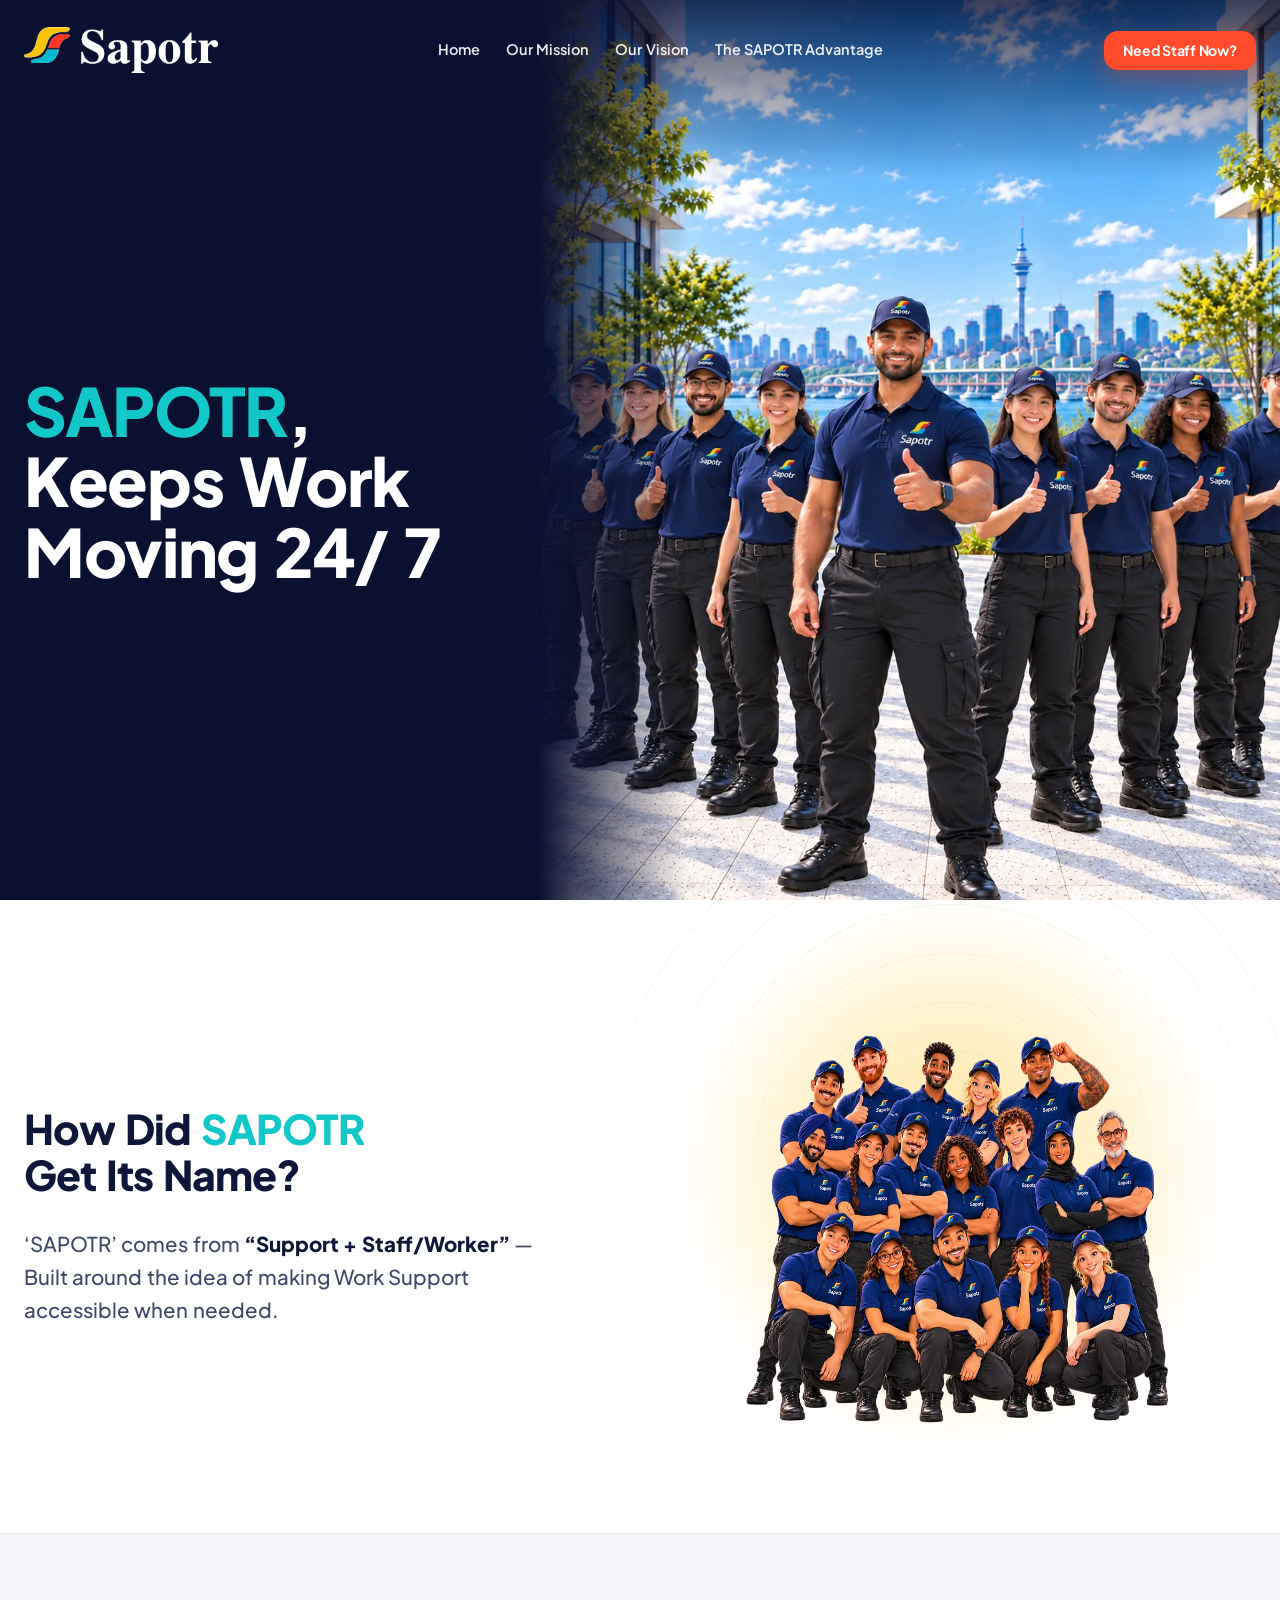
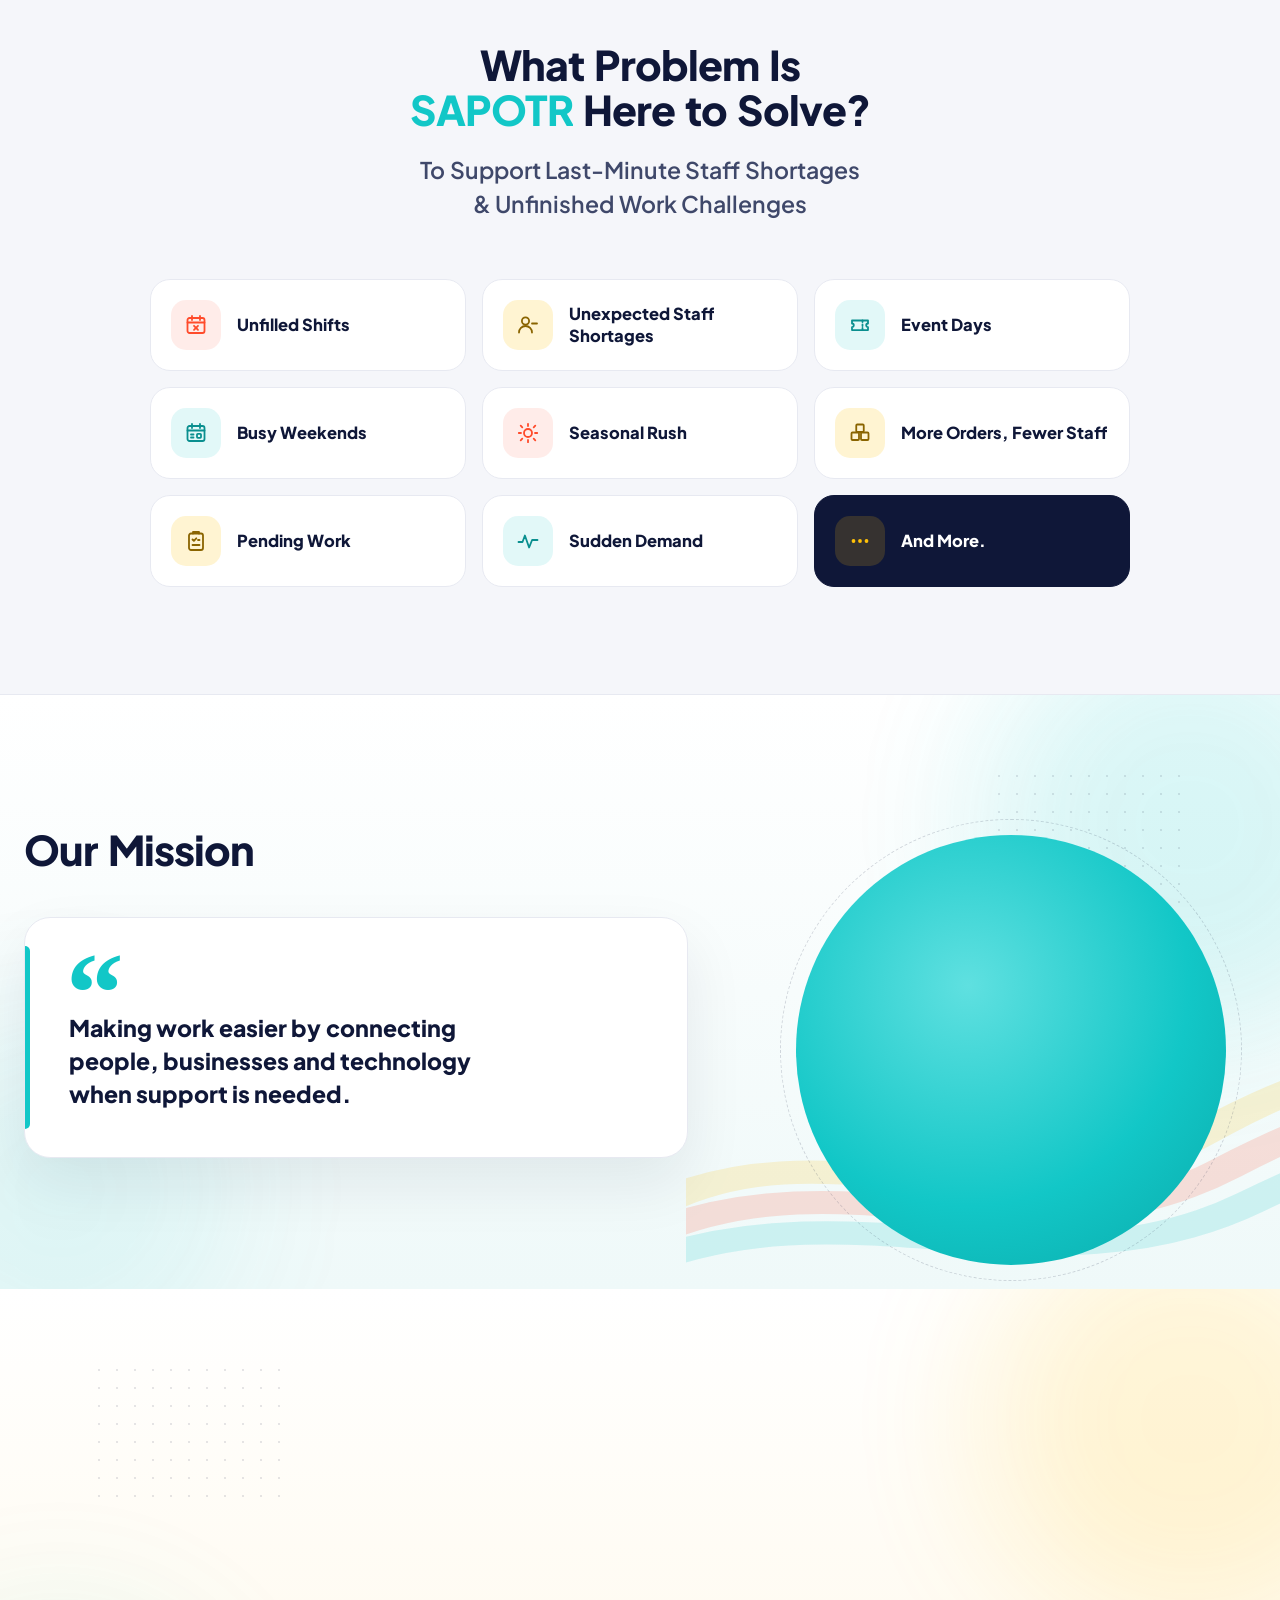
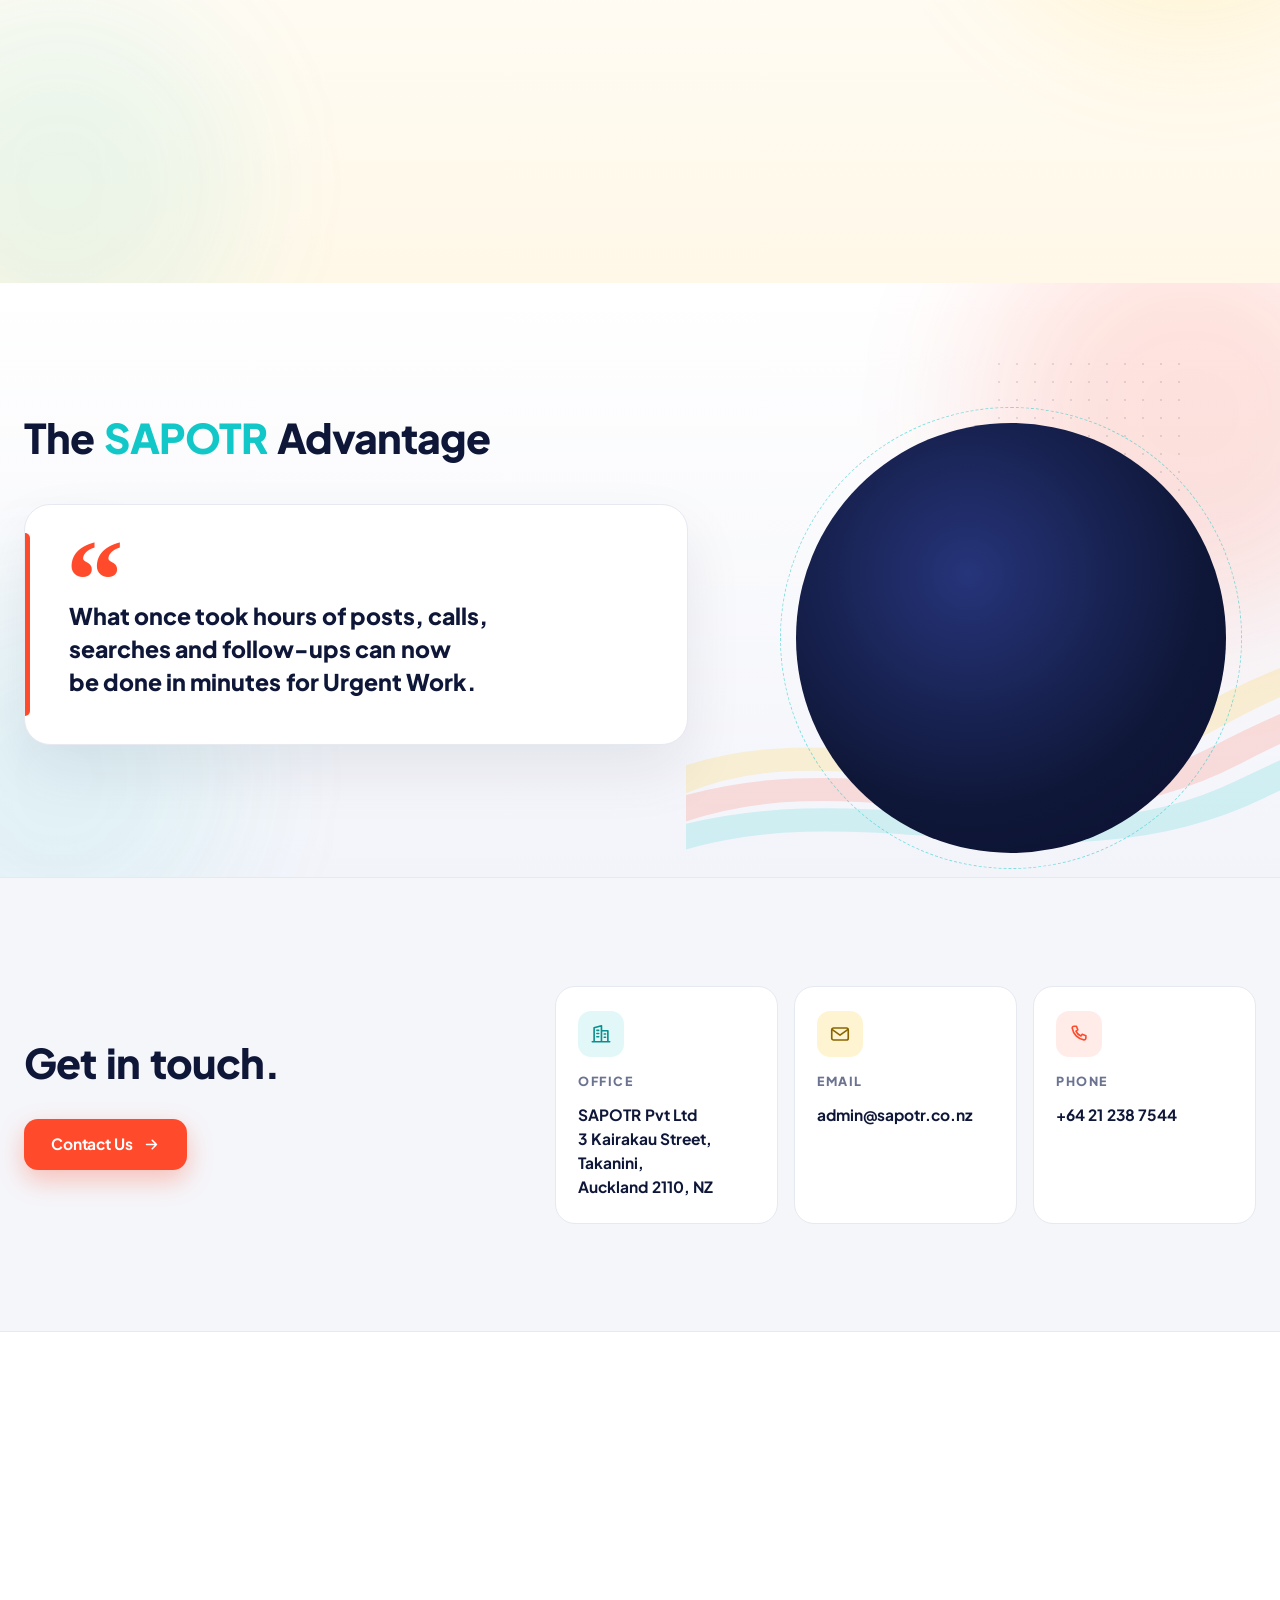
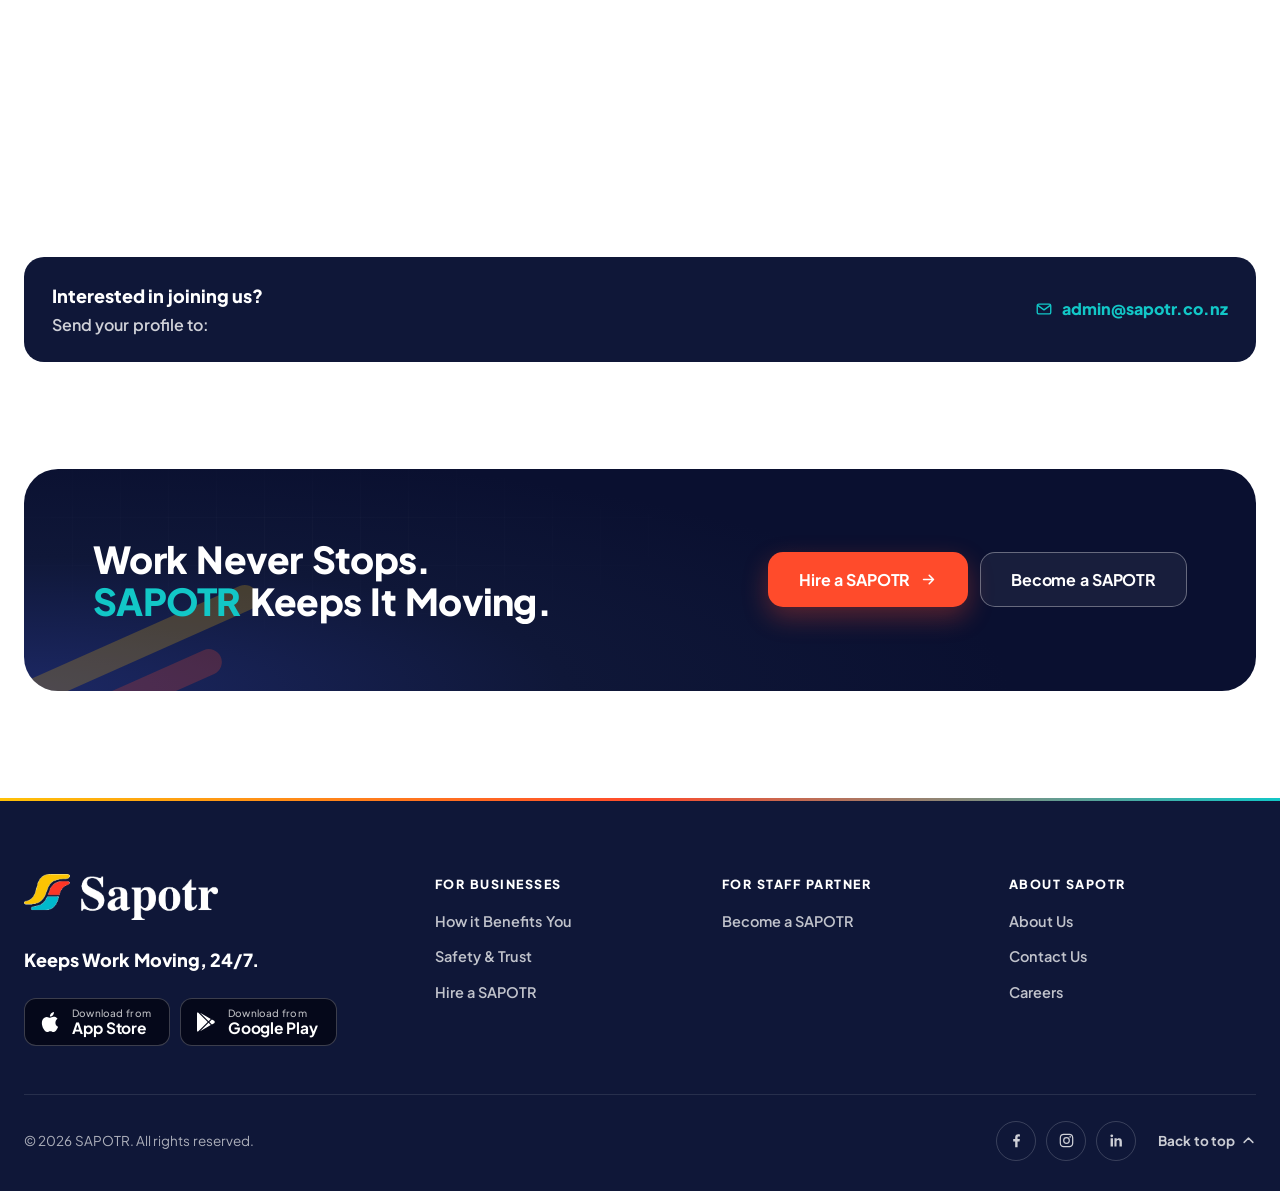
<file: about.html>
<!DOCTYPE html>
<html lang="en-NZ" class="no-js">
<head>
<meta charset="utf-8">
<meta name="viewport" content="width=device-width, initial-scale=1">
<script>document.documentElement.className='js';</script>
<title>About SAPOTR — Keeps Work Moving, 24/7</title>
<meta name="description" content="How SAPOTR got its name, our mission, our vision and the SAPOTR advantage. Get in touch, or join the SAPOTR team.">
<meta name="theme-color" content="#0F1738">
<!-- one fixed, light brand design: tells browsers not to auto-darken the page in a phone's dark mode -->
<meta name="color-scheme" content="only light">
<meta name="robots" content="index,follow,max-image-preview:large">

<meta property="og:type" content="website">
<meta property="og:site_name" content="SAPOTR">
<meta property="og:title" content="About SAPOTR — Keeps Work Moving, 24/7">
<meta property="og:description" content="Making work easier by connecting people, businesses and technology when support is needed.">
<meta property="og:image" content="assets/og-business.jpg">
<meta property="og:locale" content="en_NZ">
<meta name="twitter:card" content="summary_large_image">

<link rel="icon" href="assets/favicon-96.png" type="image/png">
<link rel="preconnect" href="https://fonts.googleapis.com">
<link rel="preconnect" href="https://fonts.gstatic.com" crossorigin>
<link href="https://fonts.googleapis.com/css2?family=Plus+Jakarta+Sans:wght@400;500;600;700;800&display=swap" rel="stylesheet">
<link rel="stylesheet" href="styles.css">
</head>
<body id="top">

<a class="skip-link" href="#main">Skip to content</a>

<!-- ══════════ Icon sprite ══════════ -->
<svg class="sprite" aria-hidden="true" focusable="false">
  <symbol id="i-arrow" viewBox="0 0 24 24"><path d="M5 12h14M13 6l6 6-6 6"/></symbol>
  <symbol id="i-chev-l" viewBox="0 0 24 24"><path d="M15 5l-7 7 7 7"/></symbol>
  <symbol id="i-chev-r" viewBox="0 0 24 24"><path d="M9 5l7 7-7 7"/></symbol>
  <symbol id="i-chev-d" viewBox="0 0 24 24"><path d="M5.5 9l6.5 6.5L18.5 9"/></symbol>
  <symbol id="i-check" viewBox="0 0 24 24"><path d="M5 12.5l4.2 4.2L19 7"/></symbol>
  <symbol id="i-x" viewBox="0 0 24 24"><path d="M6.5 6.5l11 11M17.5 6.5l-11 11"/></symbol>
  <symbol id="i-star" viewBox="0 0 24 24"><path d="M12 3.5l2.6 5.3 5.9.9-4.3 4.1 1 5.8L12 16.8l-5.2 2.8 1-5.8-4.3-4.1 5.9-.9z"/></symbol>
  <symbol id="i-clock" viewBox="0 0 24 24"><circle cx="12" cy="12" r="8.5"/><path d="M12 7.5V12l3 2"/></symbol>
  <symbol id="i-timer" viewBox="0 0 24 24"><circle cx="12" cy="13.5" r="7.5"/><path d="M12 9.8v3.9l2.4 1.6M9.5 2.8h5M12 2.8V6M18.4 6.6l1.5-1.5"/></symbol>
  <symbol id="i-bolt" viewBox="0 0 24 24"><path d="M13.2 2.8L5 13.4h6.2l-1.4 7.8 8.2-10.6h-6.2z"/></symbol>
  <symbol id="i-pin" viewBox="0 0 24 24"><path d="M12 21s-6.5-5.6-6.5-11a6.5 6.5 0 0113 0c0 5.4-6.5 11-6.5 11z"/><circle cx="12" cy="10" r="2.4"/></symbol>
  <symbol id="i-store" viewBox="0 0 24 24"><path d="M4.4 9.4L5.6 4.5h12.8l1.2 4.9"/><path d="M3.8 9.4h16.4a2.7 2.7 0 01-5.4.2 2.7 2.7 0 01-5.6 0 2.7 2.7 0 01-5.4-.2z"/><path d="M5.2 12.2V20h13.6v-7.8M10 20v-4.6h4V20"/></symbol>
  <symbol id="i-shield" viewBox="0 0 24 24"><path d="M12 3l7.5 3v5.5c0 4.6-3.2 8.3-7.5 9.5-4.3-1.2-7.5-4.9-7.5-9.5V6z"/><path d="M8.8 12l2.2 2.2 4.3-4.5"/></symbol>
  <symbol id="i-badge" viewBox="0 0 24 24"><path d="M12 3l7.5 3v5.5c0 4.6-3.2 8.3-7.5 9.5-4.3-1.2-7.5-4.9-7.5-9.5V6z"/><path d="M12 8.4l1.2 2.4 2.6.4-1.9 1.8.45 2.6L12 14.4l-2.35 1.2.45-2.6-1.9-1.8 2.6-.4z"/></symbol>
  <symbol id="i-id" viewBox="0 0 24 24"><rect x="3" y="5" width="18" height="14" rx="2.5"/><circle cx="8.5" cy="10.5" r="2.2"/><path d="M5.5 15.8a3.2 3.2 0 016 0M14 10h4.5M14 13.5h3"/></symbol>
  <symbol id="i-nz" viewBox="0 0 24 24"><path d="M3.5 6.5h17v11h-17z"/><path d="M7.5 14.5l2.2-2.2 1.8 1.8 3.5-3.6M16 10.5h-1.5"/></symbol>
  <symbol id="i-route" viewBox="0 0 24 24"><circle cx="6" cy="18" r="2.2"/><circle cx="18" cy="6" r="2.2"/><path d="M8.2 18h6.3a3.5 3.5 0 000-7h-5a3.5 3.5 0 010-7h6.3"/></symbol>
  <symbol id="i-people" viewBox="0 0 24 24"><circle cx="9" cy="8.5" r="3.2"/><path d="M3.5 19a5.5 5.5 0 0111 0"/><circle cx="17" cy="9.5" r="2.5"/><path d="M15.6 14.3A4.5 4.5 0 0121 19"/></symbol>
  <symbol id="i-user" viewBox="0 0 24 24"><circle cx="12" cy="8.5" r="3.8"/><path d="M4.5 20a7.5 7.5 0 0115 0"/></symbol>
  <symbol id="i-user-check" viewBox="0 0 24 24"><circle cx="9.5" cy="8" r="3.6"/><path d="M3 19.5a6.5 6.5 0 0113 0M15.5 11.6l2 2 4-4"/></symbol>
  <symbol id="i-user-minus" viewBox="0 0 24 24"><circle cx="9.5" cy="8" r="3.6"/><path d="M3 19.5a6.5 6.5 0 0113 0M16 10.5h5"/></symbol>
  <symbol id="i-calendar" viewBox="0 0 24 24"><rect x="3.5" y="5" width="17" height="15" rx="2"/><path d="M3.5 9.5h17M8 3v4M16 3v4"/></symbol>
  <symbol id="i-cal-x" viewBox="0 0 24 24"><rect x="3.5" y="5" width="17" height="15" rx="2"/><path d="M3.5 9.5h17M8 3v4M16 3v4M10 12.8l4 4M14 12.8l-4 4"/></symbol>
  <symbol id="i-cal-week" viewBox="0 0 24 24"><rect x="3.5" y="5" width="17" height="15" rx="2"/><path d="M3.5 9.5h17M8 3v4M16 3v4M7 13.5h2.5M7 16.5h2.5"/><rect x="13" y="12.8" width="4" height="4" rx=".8"/></symbol>
  <symbol id="i-repeat" viewBox="0 0 24 24"><path d="M4 12a8 8 0 0114-5.3M20 12a8 8 0 01-14 5.3"/><path d="M18 3v4h-4M6 21v-4h4"/></symbol>
  <symbol id="i-trend" viewBox="0 0 24 24"><path d="M3.5 17l5.5-5.5 4 4 7.5-7.5"/><path d="M15 8h5.5v5.5"/></symbol>
  <symbol id="i-coins" viewBox="0 0 24 24"><ellipse cx="9" cy="6.8" rx="5.5" ry="2.4"/><path d="M3.5 6.8v4c0 1.3 2.5 2.4 5.5 2.4s5.5-1.1 5.5-2.4v-4M3.5 10.8v4c0 1.3 2.5 2.4 5.5 2.4.9 0 1.8-.1 2.5-.3"/><circle cx="16.5" cy="15.5" r="4"/><path d="M16.5 13.8v3.4"/></symbol>
  <symbol id="i-lifebuoy" viewBox="0 0 24 24"><circle cx="12" cy="12" r="8.5"/><circle cx="12" cy="12" r="3.5"/><path d="M6 6l3.5 3.5M14.5 14.5L18 18M18 6l-3.5 3.5M9.5 14.5L6 18"/></symbol>
  <symbol id="i-phone" viewBox="0 0 24 24"><rect x="6.5" y="2.5" width="11" height="19" rx="2.5"/><path d="M10.5 18.5h3"/></symbol>
  <symbol id="i-download" viewBox="0 0 24 24"><path d="M12 3.5v11M7.5 10l4.5 4.5 4.5-4.5M4.5 19.5h15"/></symbol>
  <symbol id="i-mail" viewBox="0 0 24 24"><rect x="3" y="5.5" width="18" height="13" rx="2"/><path d="M3.6 7.2l8.4 6 8.4-6"/></symbol>
  <symbol id="i-call" viewBox="0 0 24 24"><path d="M6.6 3.5h2.6l1.5 4-2 1.4a10 10 0 005.4 5.4l1.4-2 4 1.5v2.6a2 2 0 01-2.2 2A15.5 15.5 0 014.6 5.7a2 2 0 012-2.2z"/></symbol>
  <symbol id="i-building" viewBox="0 0 24 24"><path d="M4.5 20.5V5.2l8-2.2v17.5M12.5 8.5h7v12M2.5 20.5h19M7.5 8h2M7.5 11.5h2M7.5 15h2M15.5 12h1.5M15.5 15.5h1.5"/></symbol>
  <symbol id="i-clipboard" viewBox="0 0 24 24"><rect x="5" y="4.5" width="14" height="16.5" rx="2"/><path d="M9 4.5V3h6v1.5M8.5 10.5l1.4 1.4 2.4-2.6M8.5 16h7M14 11h1.5"/></symbol>
  <symbol id="i-orders" viewBox="0 0 24 24"><rect x="3.5" y="11.5" width="7.5" height="7.5" rx="1"/><rect x="13" y="11.5" width="7.5" height="7.5" rx="1"/><rect x="8.25" y="3.5" width="7.5" height="7.5" rx="1"/></symbol>
  <symbol id="i-pulse" viewBox="0 0 24 24"><path d="M2.5 13h4l2.4-6.5 4.2 12 3-7.5H21.5"/></symbol>
  <symbol id="i-sun" viewBox="0 0 24 24"><circle cx="12" cy="12" r="4"/><path d="M12 2.8v2.2M12 19v2.2M4.7 4.7l1.6 1.6M17.7 17.7l1.6 1.6M2.8 12h2.2M19 12h2.2M4.7 19.3l1.6-1.6M17.7 6.3l1.6-1.6"/></symbol>
  <symbol id="i-plus" viewBox="0 0 24 24"><path d="M12 5v14M5 12h14"/></symbol>
  <symbol id="i-card" viewBox="0 0 24 24"><rect x="2.5" y="5.5" width="19" height="13" rx="2"/><path d="M2.5 10h19M6 15h4"/></symbol>
  <symbol id="i-search" viewBox="0 0 24 24"><circle cx="10.5" cy="10.5" r="6"/><path d="M15 15l5.5 5.5"/></symbol>
  <symbol id="i-support" viewBox="0 0 24 24"><path d="M4.5 13.5v-1.5a7.5 7.5 0 0115 0v1.5"/><path d="M4.5 13.5h3v5h-2a1 1 0 01-1-1zM19.5 13.5h-3v5h2a1 1 0 001-1z"/></symbol>
  <symbol id="i-alert" viewBox="0 0 24 24"><path d="M12 3.8l9 15.7H3z"/><path d="M12 10v4.4M12 17.2v.01"/></symbol>

  <symbol id="i-nosearch" viewBox="0 0 24 24"><circle cx="10.5" cy="10.5" r="6"/><path d="M15 15l5.5 5.5M4.5 4.5l13 13"/></symbol>
  <symbol id="i-tap" viewBox="0 0 24 24"><path d="M9.5 11V5.5a1.75 1.75 0 013.5 0V11l3.7.8a2 2 0 011.6 2.3l-.8 4.4a2.5 2.5 0 01-2.5 2H10a2.5 2.5 0 01-2-1l-3-4a1.6 1.6 0 012.4-2.1L9.5 15"/><path d="M6 6.5a5 5 0 0110.5-1.6"/></symbol>
  <symbol id="i-tag" viewBox="0 0 24 24"><path d="M3.5 12.6V4.5a1 1 0 011-1h8.1a1 1 0 01.7.3l7.4 7.4a1 1 0 010 1.4l-8.1 8.1a1 1 0 01-1.4 0l-7.4-7.4a1 1 0 01-.3-.7z"/><circle cx="8.2" cy="8.2" r="1.6"/></symbol>
  <symbol id="i-heart" viewBox="0 0 24 24"><path d="M12 20s-7.5-4.6-7.5-10A4.3 4.3 0 0112 7.3 4.3 4.3 0 0119.5 10c0 5.4-7.5 10-7.5 10z"/></symbol>
  <symbol id="i-bars" viewBox="0 0 24 24"><path d="M4.5 19.5v-6M9.5 19.5v-10M14.5 19.5v-7M19.5 19.5V5M2.5 20.5h19"/></symbol>
  <symbol id="i-percent" viewBox="0 0 24 24"><path d="M18.5 5.5l-13 13"/><circle cx="7" cy="7" r="2.4"/><circle cx="17" cy="17" r="2.4"/></symbol>
  <symbol id="i-cup" viewBox="0 0 24 24"><path d="M4.5 9h12v5.5a5 5 0 01-5 5h-2a5 5 0 01-5-5z"/><path d="M16.5 10.5h1.5a2.5 2.5 0 010 5h-1.8M8 3.5c0 1.2 1 1.4 1 2.6M12 3.5c0 1.2 1 1.4 1 2.6"/></symbol>
  <symbol id="i-gift" viewBox="0 0 24 24"><rect x="3.5" y="8.5" width="17" height="4" rx="1"/><path d="M5 12.5V20h14v-7.5M12 8.5V20M12 8.5c-1.5-3.6-6-3.9-6-1.4 0 1.4 2.2 1.4 6 1.4zM12 8.5c1.5-3.6 6-3.9 6-1.4 0 1.4-2.2 1.4-6 1.4z"/></symbol>
  <symbol id="i-more" viewBox="0 0 24 24"><circle cx="5.5" cy="12" r="1.9" fill="currentColor" stroke="none"/><circle cx="12" cy="12" r="1.9" fill="currentColor" stroke="none"/><circle cx="18.5" cy="12" r="1.9" fill="currentColor" stroke="none"/></symbol>
  <!-- categories -->
  <symbol id="c-hosp" viewBox="0 0 24 24"><path d="M4 17h16M5.5 17a6.5 6.5 0 0113 0M12 10.5V8.5M10.3 8.5h3.4M3 20h18"/></symbol>
  <symbol id="c-retail" viewBox="0 0 24 24"><path d="M5 8h14l-1.2 12H6.2z"/><path d="M9 10V6.5a3 3 0 016 0V10"/></symbol>
  <symbol id="c-events" viewBox="0 0 24 24"><path d="M4 7.5h16v3a1.8 1.8 0 000 3.6v3H4v-3a1.8 1.8 0 000-3.6z"/><path d="M14.5 7.5v1.6M14.5 11.4v1.6M14.5 14.9v2.2"/></symbol>
  <symbol id="c-warehouse" viewBox="0 0 24 24"><path d="M12 3l8 4.5v9L12 21l-8-4.5v-9z"/><path d="M4 7.5l8 4.5 8-4.5M12 12v9"/></symbol>
  <symbol id="c-delivery" viewBox="0 0 24 24"><path d="M3 6.5h11v9.5H3zM14 9.5h3.6l3.4 3.4V16H14"/><circle cx="7" cy="17.5" r="1.9"/><circle cx="17" cy="17.5" r="1.9"/></symbol>
  <symbol id="c-moving" viewBox="0 0 24 24"><path d="M3.5 4h2.2l2.4 12.5H20"/><circle cx="9.5" cy="19" r="1.7"/><rect x="10.5" y="6" width="7.5" height="7.5" rx="1.2"/><path d="M14.25 6v2.6"/></symbol>
  <symbol id="c-cleaning" viewBox="0 0 24 24"><path d="M11 3.5c.8 4.2 2.3 5.7 6.5 6.5-4.2.8-5.7 2.3-6.5 6.5-.8-4.2-2.3-5.7-6.5-6.5 4.2-.8 5.7-2.3 6.5-6.5zM18.5 14.5c.35 1.8 1 2.45 2.8 2.8-1.8.35-2.45 1-2.8 2.8-.35-1.8-1-2.45-2.8-2.8 1.8-.35 2.45-1 2.8-2.8z"/></symbol>
  <symbol id="c-education" viewBox="0 0 24 24"><path d="M2.5 9.5L12 5l9.5 4.5L12 14z"/><path d="M6.5 11.6v4.2c0 1.5 2.5 2.7 5.5 2.7s5.5-1.2 5.5-2.7v-4.2M21.5 9.5v5"/></symbol>
  <symbol id="c-general" viewBox="0 0 24 24"><rect x="3.5" y="7.5" width="17" height="12" rx="2"/><path d="M9 7.5V5.5h6v2M3.5 12.5h17"/></symbol>

  <!-- stores + social (glyphs are filled, not stroked) -->
  <symbol id="s-apple" viewBox="0 0 24 24"><path d="M18.71 19.5c-.83 1.24-1.71 2.45-3.05 2.47-1.34.03-1.77-.79-3.29-.79-1.53 0-2 .77-3.27.82-1.31.05-2.3-1.32-3.14-2.53C4.25 17 2.94 12.45 4.7 9.39c.87-1.52 2.43-2.48 4.12-2.51 1.28-.02 2.5.87 3.29.87.78 0 2.26-1.07 3.81-.91.65.03 2.47.26 3.64 1.98-.09.06-2.17 1.28-2.15 3.81.03 3.02 2.65 4.03 2.68 4.04-.03.07-.42 1.44-1.38 2.83M13 3.5c.73-.83 1.94-1.46 2.94-1.5.13 1.17-.34 2.35-1.04 3.19-.69.85-1.83 1.51-2.95 1.42-.15-1.15.41-2.35 1.05-3.11z"/></symbol>
  <symbol id="s-play" viewBox="0 0 24 24"><path d="M3 20.5v-17c0-.59.34-1.11.84-1.35L13.69 12l-9.85 9.85c-.5-.25-.84-.76-.84-1.35m13.81-5.38L6.05 21.34l8.49-8.49 2.27 2.27m3.35-4.31c.34.27.59.69.59 1.19s-.22.9-.57 1.18l-2.29 1.32-2.5-2.5 2.5-2.5 2.27 1.31M6.05 2.66l10.76 6.22-2.27 2.27-8.49-8.49z"/></symbol>
  <symbol id="s-facebook" viewBox="0 0 24 24"><path d="M13.5 21.5v-8.2h2.8l.42-3.26H13.5V7.96c0-.94.26-1.58 1.61-1.58h1.72V3.47c-.3-.04-1.32-.13-2.5-.13-2.48 0-4.18 1.51-4.18 4.29v2.4H7.35v3.26h2.8v8.2z"/></symbol>
  <symbol id="s-instagram" viewBox="0 0 24 24"><path d="M12 7.2A4.8 4.8 0 1012 16.8 4.8 4.8 0 0012 7.2m0 7.9a3.1 3.1 0 110-6.2 3.1 3.1 0 010 6.2M17.1 5.8a1.1 1.1 0 100 2.2 1.1 1.1 0 000-2.2M12 4.1c2.57 0 2.87.01 3.88.06 2.61.12 3.83 1.36 3.95 3.95.05 1.01.06 1.31.06 3.89s-.01 2.88-.06 3.89c-.12 2.59-1.34 3.83-3.95 3.95-1.01.05-1.31.06-3.88.06s-2.88-.01-3.89-.06c-2.62-.12-3.83-1.37-3.95-3.95C4.11 14.88 4.1 14.58 4.1 12s.01-2.88.06-3.89c.12-2.59 1.34-3.83 3.95-3.95C9.12 4.11 9.43 4.1 12 4.1m0-1.7c-2.61 0-2.94.01-3.97.06-3.49.16-5.43 2.1-5.59 5.59C2.41 9.06 2.4 9.39 2.4 12s.01 2.94.06 3.97c.16 3.49 2.1 5.43 5.59 5.59 1.03.05 1.36.06 3.97.06s2.94-.01 3.97-.06c3.48-.16 5.44-2.1 5.59-5.59.05-1.03.06-1.36.06-3.97s-.01-2.94-.06-3.97c-.16-3.48-2.1-5.43-5.59-5.59C14.94 2.41 14.61 2.4 12 2.4"/></symbol>
  <symbol id="s-linkedin" viewBox="0 0 24 24"><path d="M5.34 3.5a1.95 1.95 0 110 3.9 1.95 1.95 0 010-3.9M3.66 8.86h3.36V20.5H3.66zM9.1 8.86h3.22v1.6h.05c.45-.85 1.54-1.74 3.18-1.74 3.4 0 4.03 2.24 4.03 5.15v6.63h-3.36v-5.88c0-1.4-.03-3.2-1.95-3.2-1.95 0-2.25 1.52-2.25 3.1v5.98H9.1z"/></symbol>
</svg>

<div class="scroll-bar" id="scroll-bar" aria-hidden="true"><span></span></div>
<div class="ambient" aria-hidden="true">
  <span class="orb orb--cyan"></span>
  <span class="orb orb--navy"></span>
  <span class="orb orb--yellow"></span>
  <span class="cursor-glow" id="cursor-glow"></span>
</div>

<!-- ══════════ Header ══════════ -->
<header class="site-header" data-mode="over" data-tone="dark">
  <div class="wrap header-inner">
    <a class="brand" href="index.html" aria-label="SAPOTR — home">
      <img class="brand-dark"  src="assets/img/logo-dark.webp"  alt="SAPOTR" width="1149" height="273">
      <img class="brand-light" src="assets/img/logo-light.webp" alt="" aria-hidden="true" width="1149" height="273">
    </a>

    <nav class="nav" aria-label="About SAPOTR">
      <ul class="nav-list">
        <li><a href="index.html">Home</a></li>
        <li><a href="#mission">Our Mission</a></li>
        <li><a href="#vision">Our Vision</a></li>
        <li><a href="#advantage">The SAPOTR Advantage</a></li>
      </ul>
    </nav>

    <div class="header-actions">
      <a class="btn btn--accent btn--sm magnet" href="index.html#hire">Need Staff Now?</a>
      <button class="burger" id="burger" type="button" aria-expanded="false" aria-controls="mobile-nav" aria-label="Open menu">
        <span></span><span></span><span></span>
      </button>
    </div>
  </div>

  <nav class="mobile-nav" id="mobile-nav" aria-label="Menu" hidden>
    <a href="index.html">Home</a>
    <a href="#mission">Our Mission</a>
    <a href="#vision">Our Vision</a>
    <a href="#advantage">The SAPOTR Advantage</a>
    <a class="btn btn--accent" href="index.html#hire">Need Staff Now?</a>
  </nav>
</header>

<main id="main">

<!-- ══════════ 1 · Hero ══════════ -->
<section class="page-hero" id="about-hero" data-hero data-tone="dark">
  <img class="ph-photo" src="assets/img/AboutUs-1254.webp" width="1254" height="1254" fetchpriority="high" decoding="async"
       alt="The SAPOTR team in navy SAPOTR caps and polos, giving a thumbs up in front of the Auckland skyline">
  <span class="ph-scrim" aria-hidden="true"></span>

  <div class="wrap ph-inner">
    <h1 class="ph-title"><span class="hl">SAPOTR</span>, Keeps Work Moving 24/ 7</h1>
  </div>
</section>

<!-- ══════════ 2 · How the name came about ══════════ -->
<section class="section name-sec" id="name">
  <div class="wrap name-grid">
    <div class="name-copy">
      <h2 class="sec-title" data-split>How Did <span class="hl">SAPOTR</span> Get Its Name?</h2>
      <p class="name-lead r" data-r>‘SAPOTR’ comes from <strong>“Support + Staff/Worker”</strong> — Built around the idea of making Work Support accessible when needed.</p>
    </div>

    <figure class="name-figure r" data-r>
      <span class="name-sun" aria-hidden="true"></span>
      <span class="name-arcs" aria-hidden="true"></span>
      <img class="name-photo" src="assets/img/about-name-group-1000.webp" width="1226" height="1027" loading="lazy" decoding="async"
           alt="A team of smiling SAPOTRs of many backgrounds, all in navy SAPOTR caps and polos, the front row crouching">
    </figure>
  </div>
</section>

<!-- ══════════ 3 · The problem SAPOTR is here to solve ══════════ -->
<section class="section section--tint" id="problem">
  <div class="wrap">
    <h2 class="sec-title sec-title--center" data-split>What Problem Is <span class="hl">SAPOTR</span> Here to Solve?</h2>
    <p class="prob-lead r" data-r>To Support Last-Minute Staff Shortages &amp; Unfinished Work Challenges</p>

    <ul class="prob-grid">
      <li class="prob r" data-r><span class="prob-ic ic-red"><svg class="ic" aria-hidden="true"><use href="#i-cal-x"/></svg></span>Unfilled Shifts</li>
      <li class="prob r" data-r><span class="prob-ic ic-yellow"><svg class="ic" aria-hidden="true"><use href="#i-user-minus"/></svg></span>Unexpected Staff Shortages</li>
      <li class="prob r" data-r><span class="prob-ic ic-cyan"><svg class="ic" aria-hidden="true"><use href="#c-events"/></svg></span>Event Days</li>
      <li class="prob r" data-r><span class="prob-ic ic-cyan"><svg class="ic" aria-hidden="true"><use href="#i-cal-week"/></svg></span>Busy Weekends</li>
      <li class="prob r" data-r><span class="prob-ic ic-red"><svg class="ic" aria-hidden="true"><use href="#i-sun"/></svg></span>Seasonal Rush</li>
      <li class="prob r" data-r><span class="prob-ic ic-yellow"><svg class="ic" aria-hidden="true"><use href="#i-orders"/></svg></span>More Orders, Fewer Staff</li>
      <li class="prob r" data-r><span class="prob-ic ic-yellow"><svg class="ic" aria-hidden="true"><use href="#i-clipboard"/></svg></span>Pending Work</li>
      <li class="prob r" data-r><span class="prob-ic ic-cyan"><svg class="ic" aria-hidden="true"><use href="#i-pulse"/></svg></span>Sudden Demand</li>
      <li class="prob prob--more r" data-r><span class="prob-ic"><svg class="ic" aria-hidden="true"><use href="#i-more"/></svg></span>And More.</li>
    </ul>
  </div>
</section>

<!-- ══════════ 4 · Our mission — copy | image ══════════ -->
<section class="section story story--mission" id="mission">
  <div class="story-bg" aria-hidden="true"><span class="story-blob story-blob--a"></span><span class="story-blob story-blob--b"></span><span class="story-dots"></span></div>
  <div class="wrap story-grid">
    <div class="story-copy">
      <h2 class="sec-title" data-split>Our Mission</h2>
      <div class="story-quote r" data-r>
        <span class="story-mark" aria-hidden="true">“</span>
        <p>Making work easier by connecting people, businesses and technology when support is needed.</p>
      </div>
    </div>
    <figure class="story-figure r" data-r>
      <span class="story-disc" aria-hidden="true"></span>
      <svg class="story-swoosh" viewBox="0 0 600 400" preserveAspectRatio="none" aria-hidden="true">
        <path class="sw-y" d="M-20 300C120 180 260 360 420 200S620 120 640 60"/>
        <path class="sw-r" d="M-20 340C140 230 280 400 440 250S620 170 640 120"/>
        <path class="sw-c" d="M-20 380C150 280 300 440 460 300S620 220 640 180"/>
      </svg>
      <img src="assets/img/sapotr-flex.webp" width="604" height="1000" loading="lazy" decoding="async"
           alt="A smiling SAPOTR with a backpack, flexing his arm">
    </figure>
  </div>
</section>

<!-- ══════════ 5 · Our vision — image | copy ══════════ -->
<section class="section story story--vision story--flip" id="vision">
  <div class="story-bg" aria-hidden="true"><span class="story-blob story-blob--a"></span><span class="story-blob story-blob--b"></span><span class="story-dots"></span></div>
  <div class="wrap story-grid">
    <div class="story-copy">
      <h2 class="sec-title" data-split>Our Vision</h2>
      <div class="story-quote r" data-r>
        <span class="story-mark" aria-hidden="true">“</span>
        <p>To Make SAPOTR a New Stream of On-Demand Staff Support.</p>
      </div>
    </div>
    <figure class="story-figure r" data-r>
      <span class="story-disc" aria-hidden="true"></span>
      <svg class="story-swoosh" viewBox="0 0 600 400" preserveAspectRatio="none" aria-hidden="true">
        <path class="sw-y" d="M-20 300C120 180 260 360 420 200S620 120 640 60"/>
        <path class="sw-r" d="M-20 340C140 230 280 400 440 250S620 170 640 120"/>
        <path class="sw-c" d="M-20 380C150 280 300 440 460 300S620 220 640 180"/>
      </svg>
      <img src="assets/img/sapotr-walk.webp" width="693" height="1100" loading="lazy" decoding="async"
           alt="A SAPOTR walking with a SAPOTR bag, giving a thumbs up">
    </figure>
  </div>
</section>

<!-- ══════════ 6 · The SAPOTR advantage — copy | image ══════════ -->
<section class="section story story--adv" id="advantage">
  <div class="story-bg" aria-hidden="true"><span class="story-blob story-blob--a"></span><span class="story-blob story-blob--b"></span><span class="story-dots"></span></div>
  <div class="wrap story-grid">
    <div class="story-copy">
      <h2 class="sec-title" data-split>The <span class="hl">SAPOTR</span> Advantage</h2>
      <div class="story-quote r" data-r>
        <span class="story-mark" aria-hidden="true">“</span>
        <p>What once took hours of posts, calls, searches and follow-ups can now be done in minutes for Urgent Work.</p>
      </div>
    </div>
    <figure class="story-figure r" data-r>
      <span class="story-disc" aria-hidden="true"></span>
      <svg class="story-swoosh" viewBox="0 0 600 400" preserveAspectRatio="none" aria-hidden="true">
        <path class="sw-y" d="M-20 300C120 180 260 360 420 200S620 120 640 60"/>
        <path class="sw-r" d="M-20 340C140 230 280 400 440 250S620 170 640 120"/>
        <path class="sw-c" d="M-20 380C150 280 300 440 460 300S620 220 640 180"/>
      </svg>
      <img src="assets/img/sapotr-watch.webp" width="623" height="1000" loading="lazy" decoding="async"
           alt="A SAPOTR pointing at his watch">
    </figure>
  </div>
</section>

<!-- ══════════ 7 · Get in touch ══════════ -->
<section class="section section--tint" id="contact">
  <div class="wrap contact-grid">
    <div class="contact-copy">
      <h2 class="sec-title" data-split>Get in touch.</h2>
      <a class="btn btn--accent btn--lg magnet r" data-r href="mailto:admin@sapotr.co.nz">Contact Us<svg class="ic" aria-hidden="true"><use href="#i-arrow"/></svg></a>
    </div>

    <dl class="contact-list">
      <div class="contact-item r" data-r>
        <dt><span class="contact-ic ic-cyan"><svg class="ic" aria-hidden="true"><use href="#i-building"/></svg></span>Office</dt>
        <dd><address>SAPOTR Pvt Ltd<br>3 Kairakau Street, Takanini,<br>Auckland 2110, NZ</address></dd>
      </div>
      <div class="contact-item r" data-r>
        <dt><span class="contact-ic ic-yellow"><svg class="ic" aria-hidden="true"><use href="#i-mail"/></svg></span>Email</dt>
        <dd><a href="mailto:admin@sapotr.co.nz">admin@sapotr.co.nz</a></dd>
      </div>
      <div class="contact-item r" data-r>
        <dt><span class="contact-ic ic-red"><svg class="ic" aria-hidden="true"><use href="#i-call"/></svg></span>Phone</dt>
        <dd><a href="tel:+64212387544">+64 21 238 7544</a></dd>
      </div>
    </dl>
  </div>
</section>

<!-- ══════════ 8 · Careers ══════════ -->
<section class="section" id="careers">
  <div class="wrap">
    <h2 class="sec-title sec-title--center" data-split>Join the <span class="hl">SAPOTR</span> Team.</h2>
    <p class="sec-sub r" data-r>Be part of a growing NZ technology brand shaping the future of staff support.</p>

    <ul class="jobs">
      <li class="job r" data-r><span class="job-ic ic-red"><svg class="ic" aria-hidden="true"><use href="#i-trend"/></svg></span><div><h3>Sales Executive</h3><p>Experience: 1–2 years</p></div></li>
      <li class="job r" data-r><span class="job-ic ic-cyan"><svg class="ic" aria-hidden="true"><use href="#i-support"/></svg></span><div><h3>Customer Support Executive</h3><p>Experience: 1–2 years</p></div></li>
      <li class="job r" data-r><span class="job-ic ic-yellow"><svg class="ic" aria-hidden="true"><use href="#i-bolt"/></svg></span><div><h3>Marketing Executive</h3><p>Experience: 1–2 years</p></div></li>
      <li class="job r" data-r><span class="job-ic ic-cyan"><svg class="ic" aria-hidden="true"><use href="#c-cleaning"/></svg></span><div><h3>Media &amp; Creative Executive</h3><p>Experience: 1–2 years</p></div></li>
      <li class="job r" data-r><span class="job-ic ic-yellow"><svg class="ic" aria-hidden="true"><use href="#i-clipboard"/></svg></span><div><h3>Content Strategist</h3><p>Experience: 1–2 years</p></div></li>
      <li class="job r" data-r><span class="job-ic ic-red"><svg class="ic" aria-hidden="true"><use href="#i-people"/></svg></span><div><h3>HR Executive</h3><p>Experience: 1–2 years</p></div></li>
    </ul>

    <div class="jobs-apply r" data-r>
      <p><b>Interested in joining us?</b>Send your profile to:</p>
      <a class="mail" href="mailto:admin@sapotr.co.nz"><svg class="ic" aria-hidden="true"><use href="#i-mail"/></svg>admin@sapotr.co.nz</a>
    </div>
  </div>
</section>

<!-- ══════════ 9 · Final brand CTA ══════════ -->
<section class="cta-sec" id="get-started">
  <div class="wrap">
    <div class="cta-card cta-card--brand">
      <span class="cta-stripes" aria-hidden="true"><i></i><i></i><i></i></span>
      <div class="cta-copy">
        <h2 data-split><span class="ln">Work Never Stops.</span> <span class="ln"><span class="hl">SAPOTR</span> Keeps It Moving.</span></h2>
      </div>
      <div class="cta-btns r" data-r>
        <a class="btn btn--accent btn--xl magnet" href="index.html#hire">Hire a SAPOTR<svg class="ic" aria-hidden="true"><use href="#i-arrow"/></svg></a>
        <a class="btn btn--ghost btn--xl" href="https://www.sapotr.co.nz/">Become a SAPOTR</a>
      </div>
    </div>
  </div>
</section>

</main>

<!-- ══════════ Footer ══════════ -->
<footer class="site-footer">
  <div class="wrap">
    <div class="foot-grid">
      <div class="foot-brand">
        <a href="index.html" class="foot-logo" aria-label="SAPOTR — home"><img src="assets/img/logo-light.webp" alt="SAPOTR" width="1149" height="273" loading="lazy"></a>
        <p class="foot-tag">Keeps Work Moving, 24/7.</p>
        <div class="foot-apps">
          <a class="store store--dark" href="#" data-store="ios" data-placeholder aria-label="Download from the App Store">
            <svg class="ic" aria-hidden="true"><use href="#s-apple"/></svg><span><small>Download from</small><b>App Store</b></span>
          </a>
          <a class="store store--dark" href="#" data-store="android" data-placeholder aria-label="Download from Google Play">
            <svg class="ic" aria-hidden="true"><use href="#s-play"/></svg><span><small>Download from</small><b>Google Play</b></span>
          </a>
        </div>
      </div>

      <nav class="foot-col" aria-labelledby="fc-biz">
        <h2 id="fc-biz">For Businesses</h2>
        <ul>
          <li><a href="index.html#benefits">How it Benefits You</a></li>
          <li><a href="index.html#safety">Safety &amp; Trust</a></li>
          <li><a href="index.html#hire">Hire a SAPOTR</a></li>
        </ul>
      </nav>
      <nav class="foot-col" aria-labelledby="fc-staff">
        <h2 id="fc-staff">For Staff Partner</h2>
        <ul>
          <li><a href="https://www.sapotr.co.nz/">Become a SAPOTR</a></li>
        </ul>
      </nav>
      <nav class="foot-col" aria-labelledby="fc-about">
        <h2 id="fc-about">About SAPOTR</h2>
        <ul>
          <li><a href="#top">About Us</a></li>
          <li><a href="#contact">Contact Us</a></li>
          <li><a href="#careers">Careers</a></li>
        </ul>
      </nav>
    </div>

    <div class="foot-bottom">
      <p class="copy">© <span id="year">2026</span> SAPOTR. All rights reserved.</p>
      <div class="foot-end">
        <!-- social links: replace each href with the live profile URL -->
        <ul class="foot-social" aria-label="SAPOTR on social media">
          <li><a class="social" href="#" data-placeholder aria-label="SAPOTR on Facebook" title="Facebook"><svg class="ic" aria-hidden="true"><use href="#s-facebook"/></svg></a></li>
          <li><a class="social" href="#" data-placeholder aria-label="SAPOTR on Instagram" title="Instagram"><svg class="ic" aria-hidden="true"><use href="#s-instagram"/></svg></a></li>
          <li><a class="social" href="#" data-placeholder aria-label="SAPOTR on LinkedIn" title="LinkedIn"><svg class="ic" aria-hidden="true"><use href="#s-linkedin"/></svg></a></li>
        </ul>
        <a class="foot-top-link" href="#top">Back to top<svg class="ic" aria-hidden="true"><use href="#i-chev-r"/></svg></a>
      </div>
    </div>
  </div>
</footer>

<script src="script.js" defer></script>
</body>
</html>
</file>
<file: styles.css>
/* ═══════════════════════════════════════════════════════════
   SAPOTR Business — styles for index.html and about.html
   The brand system (tokens, header, buttons, arrows, motion) is
   the frozen Staff Partner site's; the sections are Business's own.
    1 Tokens       · 2 Base        · 3 Ambient/FX   · 4 Header
    5 Buttons      · 6 Hero shell  · 7 Banners 1–6  · 8 Ticker
    9 Benefits     · 10 Industries · 11 Safety      · 12 Testimonials
   13 Growth       · 14 Hire steps · 15 FAQ         · 16 CTA
   17 Footer       · 18 About page · 19 Motion      · 20 Responsive
   21 Reduced motion
   ═══════════════════════════════════════════════════════════ */

/* ───── 1 · Tokens ───── */
:root{
  color-scheme:only light;   /* one fixed light brand design: browsers must not auto-darken it */
  --navy:#0F1738; --navy-2:#182252; --navy-deep:#0A1030;
  --yellow:#FFC107; --red:#FF4B2B; --cyan:#12C7C7;
  --cyan-ink:#0a8f8f; --yellow-ink:#8a6400; --red-ink:#c2361c;

  --ink:#0F1738; --ink-2:#3f486a; --ink-3:#6b7391;
  --line:#e7e9f1; --line-2:#d9dce8;
  --bg:#fff; --tint:#f5f6fa;

  --r-s:10px; --r-m:14px; --r-l:20px; --r-xl:26px;
  --sh-s:0 1px 2px rgba(15,23,56,.05);
  --sh-m:0 10px 34px rgba(15,23,56,.08);
  --sh-l:0 26px 70px rgba(15,23,56,.16);

  --pad:clamp(80px,8.4vw,128px);
  --title-gap:clamp(44px,4.6vw,64px);
  --ease:cubic-bezier(.22,.68,.28,1);
  --head-top:12px;      /* empty space above the header row */
  --head-h:88px;
  --box-title:21px;     /* important card/box titles across the page */
}

/* ───── 2 · Base ───── */
*,*::before,*::after{box-sizing:border-box}
html{scroll-behavior:smooth;scroll-padding-top:calc(var(--head-h) + 12px);-webkit-text-size-adjust:100%}
body{
  margin:0;background:var(--bg);color:var(--ink-2);
  font:400 16px/1.62 "Plus Jakarta Sans",system-ui,-apple-system,"Segoe UI",Roboto,sans-serif;word-spacing:.02em;
  -webkit-font-smoothing:antialiased;overflow-x:hidden;
}
main{overflow-x:clip}
img,video{display:block;max-width:100%;height:auto}
a{color:inherit;text-decoration:none}
button,input,select{font:inherit;color:inherit}
ul,ol{margin:0;padding:0;list-style:none}
p{margin:0 0 1em}
h1,h2,h3{margin:0 0 .44em;color:var(--ink);font-weight:800;letter-spacing:-.02em;word-spacing:.08em;line-height:1.08}
h2{font-size:clamp(28px,3.2vw,44px)}
h3{font-size:17px;font-weight:700;letter-spacing:-.012em;line-height:1.3}
mark{background:none;color:inherit}
figure{margin:0}
:focus-visible{outline:2px solid var(--cyan);outline-offset:3px;border-radius:8px}
.sr-only{position:absolute;width:1px;height:1px;overflow:hidden;clip:rect(0 0 0 0);white-space:nowrap}
.skip-link{position:absolute;left:-9999px;top:0;z-index:200;background:var(--navy);color:#fff;padding:12px 18px}
.skip-link:focus{left:0}
.sprite{position:absolute;width:0;height:0;overflow:hidden}
.ic{width:1em;height:1em;flex:none;fill:none;stroke:currentColor;stroke-width:1.8;stroke-linecap:round;stroke-linejoin:round}

.wrap{width:min(1240px,100% - 48px);margin-inline:auto}

.hl{color:var(--cyan)}
.section{position:relative;padding:var(--pad) 0}
.section--tint{background:var(--tint);border-block:1px solid var(--line)}

.sec-title{font-size:clamp(28px,3.2vw,44px);letter-spacing:-.025em;word-spacing:.1em;line-height:1.12;max-width:26ch;margin:0;text-wrap:balance}
/* designed line breaks: each phrase on its own line, never split mid-phrase where it fits */
.sec-title .ln{display:block}
.sec-title--center{text-align:center;margin-inline:auto}
.sec-sub{margin:20px auto 0;max-width:46ch;text-align:center;font-size:clamp(18px,1.6vw,21.5px);line-height:1.5;color:var(--ink-2);font-weight:500;text-wrap:balance}

/* icon tints, shared by every section */
.ic-cyan  {background:rgba(18,199,199,.12);color:var(--cyan-ink)}
.ic-yellow{background:rgba(255,193,7,.18); color:var(--yellow-ink)}
.ic-red   {background:rgba(255,75,43,.1);  color:var(--red)}

/* ───── 3 · Ambient + page FX ───── */
.scroll-bar{position:fixed;top:0;left:0;right:0;height:2px;z-index:100;pointer-events:none}
.scroll-bar span{display:block;height:100%;width:0;background:linear-gradient(90deg,var(--cyan),var(--yellow),var(--red));
  box-shadow:0 0 12px rgba(18,199,199,.5)}

.ambient{position:fixed;inset:0;z-index:-1;overflow:hidden;pointer-events:none}
.orb{position:absolute;border-radius:50%;filter:blur(100px);will-change:transform}
.orb--cyan  {width:44vw;height:44vw;left:-14vw;top:8vh;   background:radial-gradient(circle,rgba(18,199,199,.16),transparent 68%);animation:drift-a 40s var(--ease) infinite alternate}
.orb--navy  {width:52vw;height:52vw;right:-18vw;top:34vh; background:radial-gradient(circle,rgba(15,23,56,.1),transparent 68%);animation:drift-b 52s var(--ease) infinite alternate}
.orb--yellow{width:30vw;height:30vw;left:26vw;bottom:-6vh;background:radial-gradient(circle,rgba(255,193,7,.11),transparent 68%);animation:drift-c 46s var(--ease) infinite alternate}
.cursor-glow{position:absolute;width:520px;height:520px;border-radius:50%;opacity:0;
  background:radial-gradient(circle,rgba(18,199,199,.12),transparent 62%);
  transform:translate3d(-50%,-50%,0);transition:opacity .5s var(--ease);will-change:transform}
@keyframes drift-a{from{transform:translate3d(0,0,0) scale(1)}   to{transform:translate3d(6vw,8vh,0)  scale(1.12)}}
@keyframes drift-b{from{transform:translate3d(0,0,0) scale(1.05)}to{transform:translate3d(-7vw,-6vh,0) scale(.94)}}
@keyframes drift-c{from{transform:translate3d(0,0,0) scale(.96)} to{transform:translate3d(8vw,-9vh,0) scale(1.16)}}
@keyframes bob{0%,100%{transform:translateY(0)}50%{transform:translateY(-8px)}}
@keyframes pulse{0%{transform:scale(.6);opacity:.9}100%{transform:scale(2.6);opacity:0}}
@keyframes spin{to{transform:rotate(360deg)}}
@keyframes pop{from{opacity:0;transform:translateY(12px) scale(.92)}to{opacity:1;transform:none}}
@keyframes kb{from{transform:scale(1.07)}to{transform:scale(1)}}

/* ───── 4 · Header ───── */
.site-header{position:fixed;top:0;left:0;right:0;z-index:80;border-bottom:1px solid transparent;
  transition:background .35s var(--ease),box-shadow .35s var(--ease),border-color .35s var(--ease),color .35s var(--ease)}
.header-inner{height:var(--head-h);padding-top:var(--head-top);display:flex;align-items:center;gap:28px}
/* the plain SAPOTR wordmark, set larger than the two-line Partner lock-up */
.brand{position:relative;display:block;height:46px;flex:none}
.brand img{height:46px;width:auto;object-fit:contain;transition:opacity .3s var(--ease)}
.brand-light{position:absolute;inset:0}

.nav{margin-inline:auto}
.nav-list{display:flex;align-items:center;gap:26px;font-size:14.5px;font-weight:600}
.nav-list > li{position:relative;display:flex;align-items:center}
.nav-list > li > a{position:relative;padding:7px 0;white-space:nowrap;transition:color .25s var(--ease)}
.nav-list > li > a::after{content:"";position:absolute;left:0;right:100%;bottom:0;height:2px;background:var(--cyan);border-radius:2px;transition:right .3s var(--ease)}
.nav-list > li > a:hover::after,.nav-list > li > a[aria-current="true"]::after{right:0}
.header-actions{display:flex;align-items:center;gap:12px;margin-left:auto}
.nav + .header-actions{margin-left:0}

/* About Us: the link goes to the page, the chevron opens its four sections */
.drop-btn{display:grid;place-items:center;width:26px;height:26px;margin-left:3px;padding:0;border:0;border-radius:8px;background:none;color:inherit;cursor:pointer;
  transition:background .25s var(--ease)}
.drop-btn .ic{width:14px;height:14px;stroke-width:2.4;transition:transform .3s var(--ease)}
.drop-btn:hover{background:rgba(127,135,170,.16)}
.drop-btn[aria-expanded="true"] .ic{transform:rotate(180deg)}
.drop{position:absolute;top:calc(100% + 16px);left:50%;z-index:2;width:290px;padding:8px;translate:-50% 0;
  background:#fff;border:1px solid var(--line);border-radius:18px;box-shadow:0 30px 70px rgba(15,23,56,.18);color:var(--ink);
  animation:drop-in .28s var(--ease) both}
.drop[hidden]{display:none}
.drop::before{content:"";position:absolute;left:0;right:0;top:-18px;height:18px}   /* a bridge so the pointer can cross the gap */
.drop a{display:flex;align-items:center;gap:12px;padding:10px 12px;border-radius:12px;font-size:14.5px;font-weight:700;color:var(--ink-2);
  transition:background .2s var(--ease),color .2s var(--ease)}
.drop a:hover,.drop a:focus-visible{background:var(--tint);color:var(--ink)}
.drop-ic{display:grid;place-items:center;width:34px;height:34px;border-radius:10px;flex:none}
.drop-ic .ic{width:17px;height:17px}
@keyframes drop-in{from{opacity:0;transform:translateY(-6px)}to{opacity:1;transform:none}}

/* over the hero: the header takes the tone of the banner beneath it */
.site-header[data-mode="over"]{color:#fff}
.site-header[data-mode="over"] .brand-dark{opacity:0}
.site-header[data-mode="over"] .nav-list > li > a{color:rgba(255,255,255,.92)}
.site-header[data-mode="over"] .burger span{background:#fff}
.site-header[data-mode="over"][data-tone="light"]{color:var(--ink)}
.site-header[data-mode="over"][data-tone="light"] .brand-dark{opacity:1}
.site-header[data-mode="over"][data-tone="light"] .brand-light{opacity:0}
.site-header[data-mode="over"][data-tone="light"] .nav-list > li > a{color:var(--ink-2)}
.site-header[data-mode="over"][data-tone="light"] .burger span{background:var(--ink)}
.site-header[data-mode="solid"]{color:var(--ink);background:rgba(255,255,255,.9);backdrop-filter:saturate(180%) blur(16px);
  -webkit-backdrop-filter:saturate(180%) blur(16px);border-bottom-color:var(--line);box-shadow:0 1px 24px rgba(15,23,56,.06)}
.site-header[data-mode="solid"] .brand-light{opacity:0}
.site-header[data-mode="solid"] .nav-list > li > a{color:var(--ink-2)}
.site-header[data-mode="solid"] .nav-list > li > a:hover,.site-header[data-mode="solid"] .nav-list > li > a[aria-current="true"]{color:var(--ink)}

/* the approved three-line menu icon: equal lines, equal spacing; opens into an X */
.burger{display:none;width:46px;height:46px;padding:14px 11px;margin-right:-6px;background:none;border:0;border-radius:12px;cursor:pointer;flex-direction:column;justify-content:space-between}
.burger span{display:block;width:100%;height:2.5px;background:var(--ink);border-radius:2px;transition:transform .3s var(--ease),opacity .2s var(--ease),background .3s var(--ease)}
.burger[aria-expanded="true"] span:nth-child(1){transform:translateY(7.25px) rotate(45deg)}
.burger[aria-expanded="true"] span:nth-child(2){opacity:0}
.burger[aria-expanded="true"] span:nth-child(3){transform:translateY(-7.25px) rotate(-45deg)}
.mobile-nav{display:flex;flex-direction:column;max-height:calc(100svh - var(--head-h));overflow-y:auto;overscroll-behavior:contain;
  padding:8px 24px 28px;background:rgba(255,255,255,.98);backdrop-filter:blur(16px);-webkit-backdrop-filter:blur(16px);
  border-bottom:1px solid var(--line);box-shadow:0 24px 40px rgba(15,23,56,.12)}
.mobile-nav[hidden]{display:none}
.mobile-nav > a:not(.btn){display:flex;align-items:center;justify-content:space-between;width:100%;min-height:58px;padding:16px 2px;
  font-weight:700;font-size:17px;color:var(--ink);border:0;border-bottom:1px solid var(--line);background:none;text-align:left;cursor:pointer}
.mobile-nav > a:not(.btn)::after{content:"";width:8px;height:8px;margin-right:4px;border-right:2px solid var(--cyan);border-top:2px solid var(--cyan);transform:rotate(45deg)}
.mobile-nav .btn{margin-top:22px}
.mobile-nav > a[aria-current="true"]{text-decoration:underline;text-decoration-color:var(--cyan);text-decoration-thickness:2px;text-underline-offset:7px}
.mobile-nav:not([hidden]) > *{animation:mnav-in .38s var(--ease) both}
.mobile-nav > :nth-child(2){animation-delay:.04s}.mobile-nav > :nth-child(3){animation-delay:.08s}
.mobile-nav > :nth-child(4){animation-delay:.12s}.mobile-nav > :nth-child(5){animation-delay:.16s}.mobile-nav > :nth-child(6){animation-delay:.2s}
@keyframes mnav-in{from{opacity:0;transform:translateY(-8px)}to{opacity:1;transform:none}}

/* ───── 5 · Buttons ───── */
.btn{display:inline-flex;align-items:center;justify-content:center;gap:10px;word-spacing:.04em;
  padding:14px 24px;border:1px solid transparent;border-radius:var(--r-m);
  font-weight:700;font-size:15px;letter-spacing:-.01em;line-height:1.2;cursor:pointer;white-space:nowrap;position:relative;overflow:hidden;
  transition:transform .24s var(--ease),box-shadow .24s var(--ease),background .24s var(--ease),border-color .24s var(--ease);will-change:transform}
.btn .ic{width:17px;height:17px;stroke-width:2.2;transition:transform .3s var(--ease)}
.btn:hover .ic{transform:translateX(3px)}
.btn .ic--lead{width:18px;height:18px}
.btn:hover .ic--lead{transform:none}
.btn--sm{padding:10px 18px;font-size:14px}
.btn--lg{padding:15px 26px;font-size:15.5px}
.btn--xl{padding:17px 30px;font-size:16px;border-radius:15px}
.btn--primary{background:var(--navy);color:#fff;box-shadow:0 6px 20px rgba(15,23,56,.2)}
.btn--primary:hover{background:var(--navy-2);transform:translateY(-2px);box-shadow:0 14px 30px rgba(15,23,56,.26)}
.btn--accent{background:var(--red);color:#fff;box-shadow:0 10px 26px rgba(255,75,43,.32)}
.btn--accent:hover{background:#ff5c40;transform:translateY(-2px);box-shadow:0 16px 36px rgba(255,75,43,.42)}
.btn--gold{background:var(--yellow);color:var(--navy);box-shadow:0 12px 30px rgba(255,193,7,.34)}
.btn--gold:hover{background:#ffcb2e;transform:translateY(-2px);box-shadow:0 18px 40px rgba(255,193,7,.44)}
.btn--ghost{background:rgba(255,255,255,.06);color:#fff;border-color:rgba(255,255,255,.34)}
.btn--ghost:hover{background:rgba(255,255,255,.12);border-color:rgba(255,255,255,.6);transform:translateY(-2px)}
.btn:active{transform:translateY(0)}
/* sheen sweep on hover */
.btn::after{content:"";position:absolute;inset:0;transform:translateX(-120%) skewX(-18deg);
  background:linear-gradient(90deg,transparent,rgba(255,255,255,.3),transparent);transition:transform .7s var(--ease)}
.btn:hover::after{transform:translateX(120%) skewX(-18deg)}

/* small carousel arrow, shared by the hero and the testimonials */
.c-arrow{display:grid;place-items:center;flex:none;width:38px;height:38px;padding:0;border-radius:50%;cursor:pointer;
  background:rgba(255,255,255,.94);color:var(--navy);border:1px solid rgba(15,23,56,.12);
  box-shadow:0 4px 14px rgba(15,23,56,.12);
  transition:transform .25s var(--ease),box-shadow .25s var(--ease),border-color .25s var(--ease),background .25s var(--ease)}
.c-arrow .ic{width:16px;height:16px;stroke-width:2.4}
.c-arrow:hover{background:#fff;border-color:rgba(18,199,199,.65);box-shadow:0 8px 22px rgba(15,23,56,.16);transform:translateY(-1px)}
.c-arrow:active{transform:scale(.94)}
.c-arrow--lg{width:44px;height:44px}
.c-arrow--lg .ic{width:18px;height:18px}

/* store badges */
.stores{display:flex;flex-wrap:wrap;gap:10px}
.store{display:inline-flex;align-items:center;gap:10px;height:48px;padding:0 18px 0 13px;border-radius:12px;
  background:var(--navy);border:1px solid var(--navy);color:#fff;
  transition:border-color .25s var(--ease),transform .25s var(--ease),background .25s var(--ease)}
.store .ic{width:24px;height:24px;fill:currentColor;stroke:none}
.store span{display:flex;flex-direction:column;line-height:1.1}
.store small{font-size:10px;font-weight:500;letter-spacing:.02em;color:rgba(255,255,255,.72)}
.store b{font-size:15.5px;font-weight:700;letter-spacing:-.01em}
.store:hover{background:#000;border-color:#000;transform:translateY(-2px)}
.store--dark{background:#05081A;border-color:rgba(255,255,255,.22)}
.store--dark:hover{border-color:rgba(255,255,255,.5)}

/* the little card used across banners, the phone and the CTA */
.ocard{display:flex;align-items:center;gap:11px;padding:10px 16px 10px 10px;background:#fff;color:var(--ink);
  border:1px solid rgba(15,23,56,.06);border-radius:16px;box-shadow:0 16px 40px rgba(15,23,56,.16)}
.ocard-ic{display:grid;place-items:center;width:40px;height:40px;border-radius:12px;flex:none}
.ocard-ic .ic{width:21px;height:21px}
.ocard-t{display:flex;flex-direction:column;line-height:1.2;min-width:0}
.ocard-t small{font-size:11.5px;font-weight:700;color:var(--ink-3);letter-spacing:.01em;white-space:nowrap}
.ocard-t b{font-size:14.5px;font-weight:800;color:var(--ink);letter-spacing:-.01em;white-space:nowrap}

/* ───── 6 · Hero shell — six stacked banners, one cross-dissolve ───── */
.hero{--ui-h:48px;--ht:clamp(32px,min(3.9vw,6.6vh),52px);
  position:relative;isolation:isolate;background:var(--navy-deep);color:#fff}
.hero-stage{position:relative;overflow:hidden;touch-action:pan-y pinch-zoom;-webkit-tap-highlight-color:transparent}
.hero-stage img{-webkit-user-drag:none;user-drag:none;-webkit-touch-callout:none}
/* a definite height, so every banner composes inside the frame instead of growing it */
.hero-slides{display:grid;grid-template-areas:"s";grid-template-columns:minmax(0,1fr);height:max(640px,100vh);height:max(640px,100svh)}

.hs{grid-area:s;min-width:0;min-height:0;position:relative;isolation:isolate;display:flex;flex-direction:column;overflow:hidden;
  opacity:0;visibility:hidden;transform:scale(1.03);
  transition:opacity .9s var(--ease),transform 1.15s var(--ease),visibility 0s linear .9s}
.hs[hidden]{display:none}
/* banners neither showing nor fading out skip rendering: the browser's lazy loading then leaves their
   photos to script.js (15), which fetches them after banner 1's photo, while the hero is in view */
.hs:not(.is-active):not(.is-out){content-visibility:hidden}
.hs.is-active{z-index:2;opacity:1;visibility:visible;transform:translate3d(var(--hdx,0px),0,0);
  transition:opacity .9s var(--ease),transform 1.15s var(--ease),visibility 0s}
/* the outgoing banner keeps painting while it fades and eases slightly away */
.hs.is-out{z-index:1;opacity:0;visibility:visible;transform:scale(1.015);
  transition:opacity .8s var(--ease),transform 1s var(--ease),visibility 0s}
.hero-stage.is-dragging .hs{transition:none}
@media (hover:hover) and (pointer:fine){.hero-stage{cursor:grab}.hero-stage a,.hero-stage button{cursor:pointer}}
.hero-stage.is-dragging,.hero-stage.is-dragging a{cursor:grabbing}
.hero-stage.is-dragging{-webkit-user-select:none;user-select:none}

.hs-bg{position:absolute;inset:0;z-index:-1;overflow:hidden}
.hs-photo{position:absolute;inset:0;width:100%;height:100%;object-fit:cover}
.hs-scrim{position:absolute;inset:0;pointer-events:none}
.hs-inner{position:relative;z-index:2;flex:1;display:flex;flex-direction:column;justify-content:center;
  gap:clamp(22px,3.4vh,36px);
  padding-top:calc(var(--head-h) + clamp(18px,4vh,48px));
  padding-bottom:calc(var(--ui-h) + clamp(22px,4vh,44px))}
.hs-copy{display:flex;flex-direction:column;gap:clamp(22px,3.4vh,34px);max-width:min(600px,48%)}
.hs-title{margin:0;font-size:var(--ht);line-height:1.08;letter-spacing:-.025em;word-spacing:.1em;font-weight:800;color:#fff;text-wrap:balance}
.hs-title em{font-style:normal}
.hs-cta{display:flex;flex-wrap:wrap;gap:12px}
.hs-art{position:relative;min-width:0}

/* light banners */
.hs[data-tone="light"]{color:var(--ink)}
.hs[data-tone="light"] .hs-title{color:var(--ink)}

/* entrance choreography, re-run every time a banner comes round */
.js .hs [data-seq]{opacity:0}
.hs.is-active [data-seq]{animation:hs-rise .85s var(--ease) both;animation-delay:calc(var(--seq,0ms) + 240ms)}
[data-seq="2"]{--seq:170ms} [data-seq="3"]{--seq:340ms} [data-seq="4"]{--seq:520ms}
@keyframes hs-rise{from{opacity:0;transform:translateY(26px)}to{opacity:1;transform:none}}

/* the arrow row: two small arrows around a quiet counter and dwell bar */
.hero-ui{position:absolute;z-index:6;left:0;right:0;bottom:clamp(16px,2.6vh,28px);pointer-events:none}
.hero-ui-in{display:flex;align-items:center;gap:12px}
.hero-ui .c-arrow{pointer-events:auto}
.hero-meter{display:flex;flex-direction:column;gap:7px;width:64px;padding-top:2px}
.hero-count{display:flex;align-items:baseline;justify-content:center;gap:5px;font-size:12px;font-weight:700;letter-spacing:.08em;
  color:rgba(255,255,255,.7);font-variant-numeric:tabular-nums;transition:color .4s var(--ease)}
.hero-count b{font-weight:800;color:#fff;transition:color .4s var(--ease)}
.hero-count i{font-style:normal;opacity:.6}
.hero-prog{display:block;height:2px;border-radius:2px;background:rgba(255,255,255,.24);overflow:hidden;transition:background .4s var(--ease)}
.hero-prog i{display:block;height:100%;transform:scaleX(0);transform-origin:left;background:var(--cyan)}
.hero.is-auto .hero-prog i.run{animation:prog var(--dwell,7000ms) linear forwards}
.hero.is-paused .hero-prog i{animation-play-state:paused}
@keyframes prog{to{transform:scaleX(1)}}
.hero[data-tone="light"] .hero-count{color:var(--ink-3)}
.hero[data-tone="light"] .hero-count b{color:var(--ink)}
.hero[data-tone="light"] .hero-prog{background:rgba(15,23,56,.14)}

/* ───── 7 · Banners ───── */
/* 1 · the café that is a pair of hands short */
/* the SAPOTR team (a transparent cut-out) in front of a soft glow — above the scrim, so the
   people keep their colour. The headline fills the left half of the 1240px content column;
   the group's box is exactly the right half, in the same band the headline is centred in
   (header → slider controls), and the picture is drawn in the middle of that box. So the group
   stays centred in the right half whatever the screen's size or shape. Phones and tablets
   stack it above the copy instead (see the portrait hero rules). */
.hs--cafe{--b1-gap:clamp(16px,2vw,40px);--b1-top:calc(var(--head-h) + clamp(18px,4vh,48px));--b1-bottom:calc(var(--ui-h) + clamp(22px,4vh,44px))}
.hs--cafe .hs-bg{background:radial-gradient(ellipse 50% 70% at 75% 52%,#1B2862 0%,#0F1738 55%,#080D26 100%)}
.hs--cafe .b1-photo{z-index:1;inset:auto;left:calc(50% + var(--b1-gap) / 2);top:var(--b1-top);
  width:calc(50% - var(--b1-gap) - max(24px,(100% - 1240px) / 2));height:calc(100% - var(--b1-top) - var(--b1-bottom));
  object-fit:contain;object-position:50% 50%;transform-origin:50% 50%;filter:drop-shadow(0 30px 50px rgba(0,0,0,.35))}
.hs--cafe.is-active .hs-photo{animation:kb 12s var(--ease) both}
.hs--cafe .hs-scrim{background:
  linear-gradient(90deg,rgba(10,16,48,.95) 0%,rgba(10,16,48,.86) 28%,rgba(10,16,48,.42) 52%,rgba(10,16,48,.06) 72%),
  linear-gradient(180deg,rgba(10,16,48,.6) 0%,rgba(10,16,48,0) 22%,rgba(10,16,48,0) 70%,rgba(10,16,48,.7) 100%)}
.b1-title{font-size:calc(var(--ht) * 1.04)}
.b1-line{display:block;margin-top:.1em}


/* 2 · your instant staff */
.hs--instant .hs-bg{background:linear-gradient(160deg,#FFFFFF 0%,#F5FAFB 48%,#E2F5F5 100%)}
.b2-glow{position:absolute;right:max(2vw,calc((100% - 1240px) / 2 - 60px));top:50%;width:min(86vh,52vw);aspect-ratio:1;translate:0 -46%;border-radius:50%;
  background:radial-gradient(circle,rgba(18,199,199,.26),rgba(18,199,199,.08) 52%,rgba(18,199,199,0) 70%)}
.b2-dots{position:absolute;left:0;top:0;width:46%;height:62%;opacity:.55;
  background-image:radial-gradient(rgba(15,23,56,.14) 1.2px,transparent 1.2px);background-size:22px 22px;
  mask-image:radial-gradient(ellipse at 0 0,#000,transparent 70%);-webkit-mask-image:radial-gradient(ellipse at 0 0,#000,transparent 70%)}
.b2-inner,.b3-inner,.b5-inner,.b6-inner{display:grid;grid-template-columns:minmax(0,1fr) minmax(0,1fr);align-items:center;gap:clamp(30px,5vw,80px)}
.b2-inner .hs-copy,.b3-inner .hs-copy,.b5-inner .hs-copy,.b6-inner .hs-copy{max-width:600px}
.b2-title{font-size:calc(var(--ht) * 1.12)}
.b2-ln{display:block}
/* the last line is ~12.75em wide: kept whole, it takes the largest size its column allows (never larger than the heading) */
@supports (container-type:inline-size){
  .b2-title{container-type:inline-size}
  .b2-title .b2-ln:last-child{white-space:nowrap;font-size:min(1em,100cqw / 12.9)}
}
/* the headline arrives a word at a time (each .wd carries its turn in --w), then the button */
.b2-title .wd{display:inline-block}
.js .hs .b2-title .wd{opacity:0}
.hs.is-active .b2-title .wd{animation:hs-rise .7s var(--ease) both;animation-delay:calc(240ms + var(--w) * 150ms)}
.b2-inner .hs-cta{--seq:1060ms}
.b2-art{display:flex;justify-content:center}
.b2-stage{position:relative;height:min(64vh,560px);aspect-ratio:4/5}
.b2-frame{position:absolute;inset:0;border-radius:28px;overflow:hidden;border:8px solid #fff;background:#e9eef4;
  box-shadow:0 40px 90px rgba(15,23,56,.22)}
.b2-frame img{width:100%;height:100%;object-fit:cover;object-position:50% 25%}
.hs--instant.is-active .b2-frame img{animation:kb 11s var(--ease) both}
.b2-timer{position:absolute;right:-34px;top:-26px;display:grid;place-items:center;width:96px;height:96px;border-radius:50%;background:var(--navy);
  box-shadow:0 18px 40px rgba(15,23,56,.3)}
.b2-timer > svg{position:absolute;inset:8px;width:calc(100% - 16px);height:calc(100% - 16px);transform:rotate(-90deg)}
.b2-timer circle{fill:none;stroke:rgba(255,255,255,.14);stroke-width:6}
.b2-timer .b2-run{stroke:var(--yellow);stroke-linecap:round;stroke-dasharray:277;stroke-dashoffset:277}
.hs--instant.is-active .b2-run{animation:b2-run 2.2s var(--ease) .9s both}
@keyframes b2-run{to{stroke-dashoffset:40}}
.b2-timer span{display:grid;place-items:center;color:var(--yellow)}
.b2-timer .ic{width:30px;height:30px;fill:currentColor;stroke-width:1.2}
.b2-note{position:absolute}
.b2-note--a{left:-30%;top:22%}
.b2-note--b{right:-22%;bottom:16%}
.hs--instant.is-active .b2-note{animation:pop .6s var(--ease) both,bob 7s ease-in-out infinite}
.hs--instant.is-active .b2-note--a{animation-delay:.9s,1.6s}
.hs--instant.is-active .b2-note--b{animation-delay:1.8s,2.6s}

/* 3 · nearby, on time — a light street map, a live route and the work waiting */
.hs--nearby .hs-bg{background:#EEF1F7}
.b3-map{position:absolute;inset:-40%;transform:rotate(-12deg);
  background-color:#E8ECF4;
  background-image:
    linear-gradient(90deg,transparent calc(100% - 22px),#fff calc(100% - 22px)),
    linear-gradient(0deg,transparent calc(100% - 22px),#fff calc(100% - 22px)),
    linear-gradient(90deg,transparent calc(100% - 10px),#fff calc(100% - 10px)),
    linear-gradient(0deg,transparent calc(100% - 10px),#fff calc(100% - 10px)),
    radial-gradient(circle at 70% 40%,rgba(18,199,199,.12),transparent 30%),
    radial-gradient(circle at 30% 70%,rgba(255,193,7,.12),transparent 26%);
  background-size:560px 420px,560px 420px,140px 105px,140px 105px,100% 100%,100% 100%}
.b3-fade{position:absolute;inset:0;background:linear-gradient(90deg,#F6F8FB 0%,rgba(246,248,251,.96) 32%,rgba(246,248,251,.55) 52%,rgba(246,248,251,0) 70%)}
.b3-line{display:block;margin-top:.14em}
.b3-art{display:flex;justify-content:center}
.b3-stage{position:relative;width:min(560px,100%);aspect-ratio:520/420}
.b3-route{position:absolute;inset:0;width:100%;height:100%;overflow:visible}
.b3-road{fill:none;stroke:#fff;stroke-width:30;stroke-linecap:round;stroke-linejoin:round;filter:drop-shadow(0 8px 14px rgba(15,23,56,.1))}
.b3-path{fill:none;stroke:var(--cyan);stroke-width:5;stroke-linecap:round;stroke-linejoin:round;stroke-dasharray:2 12}
.hs--nearby.is-active .b3-path{animation:route 1.4s linear infinite}
@keyframes route{to{stroke-dashoffset:-28}}
.b3-dot{fill:var(--navy);stroke:#fff;stroke-width:3}
.b3-pin{position:absolute;display:grid;place-items:center;width:56px;height:56px;margin:-28px 0 0 -28px;border-radius:50%;border:4px solid #fff;
  box-shadow:0 14px 30px rgba(15,23,56,.24)}
.b3-pin--staff{left:12.7%;top:83.8%;background:var(--navy)}
.b3-pin--staff img{width:28px;height:auto}
.b3-pin--biz{left:86.9%;top:23.3%;background:var(--red);color:#fff}
.b3-pin--biz .ic{width:26px;height:26px}
.b3-pin::after{content:"";position:absolute;inset:-4px;border-radius:50%;border:2px solid currentColor;opacity:0}
.b3-pin--staff::after{color:var(--cyan)}
.b3-pin--biz::after{color:var(--red)}
.hs--nearby.is-active .b3-pin::after{animation:pulse 2.6s var(--ease) infinite}
.b3-eta{position:absolute;left:2%;top:30%}
.b3-todo{position:absolute;right:-4%;bottom:0;display:flex;flex-direction:column;gap:7px;width:206px;padding:14px;background:#fff;border-radius:18px;
  box-shadow:0 22px 50px rgba(15,23,56,.16);font-size:13px;font-weight:700;color:var(--ink-2)}
.b3-todo-h{display:flex;align-items:center;gap:7px;margin-bottom:3px;font-size:13.5px;font-weight:800;color:var(--ink)}
.b3-todo-h .ic{width:17px;height:17px;color:var(--red)}
.b3-todo span{display:flex;align-items:center;gap:9px}
.b3-todo span i{position:relative;width:18px;height:18px;flex:none;border-radius:6px;border:2px solid var(--line-2);transition:background .3s,border-color .3s}
.b3-todo span i::after{content:"";position:absolute;left:4px;top:1px;width:5px;height:9px;border:solid #fff;border-width:0 2.4px 2.4px 0;transform:rotate(45deg);opacity:0}
.hs--nearby.is-active .b3-todo span i{animation:todo .4s var(--ease) both;animation-delay:calc(2.2s + var(--i) * .7s)}
.hs--nearby.is-active .b3-todo span i::after{animation:todo-tick .3s var(--ease) both;animation-delay:calc(2.3s + var(--i) * .7s)}
@keyframes todo{to{background:var(--cyan);border-color:var(--cyan)}}
@keyframes todo-tick{to{opacity:1}}
.hs--nearby.is-active .b3-eta,.hs--nearby.is-active .b3-todo{animation:pop .6s var(--ease) both,bob 7s ease-in-out infinite}
.hs--nearby.is-active .b3-eta{animation-delay:.9s,1.6s}
.hs--nearby.is-active .b3-todo{animation-delay:1.3s,2.4s}

/* 4 · last-minute support for urgent work */
.hs--urgent .hs-bg{background:var(--navy)}
/* Banner6.jpg puts the SAPOTR mid-frame with a checklist on the right. The photo
   keeps to the right two-thirds, and the cut follows the headline (page margin +
   headline width + a gap) rather than a fixed share of the screen, so the
   headline, the bands and his face never meet at any width. */
.hs--urgent{--b4-cut:calc(max(24px,(100% - 1240px) / 2) + min(470px,35%) + 16px)}
/* the photo fills the area right of the slanted navy panel (its left edge tucked under the panel),
   cropped from the centre so the team stays in view whatever the screen's shape */
.hs--urgent .b4-photo{left:calc(var(--b4-cut) - 3%);width:calc(100% - var(--b4-cut) + 3%);object-fit:cover;object-position:50% 46%;transform-origin:60% 50%}
.hs--urgent.is-active .hs-photo{animation:kb 12s var(--ease) both}
.b4-panel{position:absolute;inset:0;background:linear-gradient(125deg,#0A1030 0%,#0F1738 55%,#17225A 100%);
  clip-path:polygon(0 0,calc(var(--b4-cut) + 2.5%) 0,calc(var(--b4-cut) - 2.5%) 100%,0 100%)}
/* three brand bands along the cut, drawn like the mark's swooshes */
.b4-stripe{position:absolute;inset:0;pointer-events:none;
  mask-image:linear-gradient(180deg,transparent 0,transparent calc(var(--head-h) + 6px),#000 calc(var(--head-h) + 90px));
  -webkit-mask-image:linear-gradient(180deg,transparent 0,transparent calc(var(--head-h) + 6px),#000 calc(var(--head-h) + 90px))}
.hs--urgent .hs-bg::after{content:"";position:absolute;left:0;right:0;top:0;height:180px;background:linear-gradient(180deg,rgba(10,16,48,.8),rgba(10,16,48,0))}
.b4-stripe--y{background:var(--yellow);clip-path:polygon(calc(var(--b4-cut) + 3.1%) 0,calc(var(--b4-cut) + 4.3%) 0,calc(var(--b4-cut) - .7%) 100%,calc(var(--b4-cut) - 1.9%) 100%)}
.b4-stripe--r{background:var(--red);clip-path:polygon(calc(var(--b4-cut) + 5.1%) 0,calc(var(--b4-cut) + 6.3%) 0,calc(var(--b4-cut) + 1.3%) 100%,calc(var(--b4-cut) + .1%) 100%)}
.b4-stripe--c{background:var(--cyan);clip-path:polygon(calc(var(--b4-cut) + 7.1%) 0,calc(var(--b4-cut) + 8.3%) 0,calc(var(--b4-cut) + 3.3%) 100%,calc(var(--b4-cut) + 2.1%) 100%)}
.hs--urgent.is-active .b4-stripe{animation:b4-band 1s var(--ease) both}
.hs--urgent.is-active .b4-stripe--r{animation-delay:.12s}
.hs--urgent.is-active .b4-stripe--c{animation-delay:.24s}
@keyframes b4-band{from{opacity:0;translate:0 -40px}to{opacity:1;translate:0 0}}
.b4-inner .hs-copy{max-width:min(470px,35%)}
.b4-title{font-size:calc(var(--ht) * .92);line-height:1.2}
.b4-name{display:block}
.b4-line{display:block}
.b4-card{position:absolute;z-index:3;width:300px;right:max(24px,calc((100% - 1240px) / 2));bottom:calc(var(--ui-h) + clamp(18px,3.2vh,40px));
  display:flex;flex-direction:column;gap:12px;padding:16px;background:rgba(255,255,255,.97);color:var(--ink);border-radius:20px;
  box-shadow:0 30px 70px rgba(0,0,0,.4)}
.hs--urgent.is-active .b4-card{animation:pop .7s var(--ease) .8s both}
.b4-card-top{display:flex;align-items:center;justify-content:space-between}
.b4-tag{display:inline-flex;align-items:center;gap:6px;padding:5px 10px;border-radius:8px;background:var(--red);color:#fff;font-size:11.5px;font-weight:800;letter-spacing:.08em;text-transform:uppercase}
.b4-tag::before{content:"";width:6px;height:6px;border-radius:50%;background:#fff}
.hs--urgent.is-active .b4-tag::before{animation:blink 1s steps(2) infinite}
@keyframes blink{50%{opacity:.2}}
.b4-when{display:inline-flex;align-items:center;gap:5px;font-size:12.5px;font-weight:800;color:var(--ink-3)}
.b4-when .ic{width:14px;height:14px}
.b4-role{display:flex;align-items:center;gap:10px;padding:10px;border:1px solid var(--line);border-radius:14px}
.b4-state{position:relative;height:44px}
.b4-find,.b4-done{position:absolute;inset:0;display:flex;align-items:center;justify-content:center;gap:9px;border-radius:12px;font-size:13.5px;font-weight:800}
.b4-find{background:var(--tint);color:var(--ink-2)}
.b4-find i{width:15px;height:15px;border-radius:50%;border:2.5px solid var(--line-2);border-top-color:var(--navy);animation:spin .8s linear infinite}
.b4-done{background:var(--navy);color:#fff;opacity:0}
.b4-done .ic{width:18px;height:18px;padding:3px;box-sizing:content-box;border-radius:50%;background:var(--cyan);color:var(--navy);stroke-width:3}
.hs--urgent.is-active .b4-done{animation:fade-in .45s var(--ease) 2.6s both}
@keyframes fade-in{from{opacity:0;transform:scale(.96)}to{opacity:1;transform:none}}

/* 5 · the technology that finds verified staff */
.hs--tech .hs-bg{background:radial-gradient(ellipse 70% 85% at 74% 52%,#1B2862 0%,#0F1738 52%,#080D26 100%)}
.b5-grid{position:absolute;inset:0;
  background-image:linear-gradient(rgba(255,255,255,.045) 1px,transparent 1px),linear-gradient(90deg,rgba(255,255,255,.045) 1px,transparent 1px);
  background-size:46px 46px;mask-image:radial-gradient(ellipse 60% 70% at 74% 50%,#000 10%,transparent 70%);-webkit-mask-image:radial-gradient(ellipse 60% 70% at 74% 50%,#000 10%,transparent 70%)}
.b5-glow{position:absolute;left:-10%;bottom:-30%;width:60vw;aspect-ratio:1;border-radius:50%;background:radial-gradient(circle,rgba(255,75,43,.12),transparent 64%)}
.b5-line{display:block}
.b5-art{display:flex;justify-content:center}
.b5-radar{--size:min(500px,38vw,58vh);position:relative;width:var(--size);aspect-ratio:1}
.rd-ring{position:absolute;inset:0;border-radius:50%;border:1px solid rgba(18,199,199,.3)}
.rd-ring--2{inset:17%;border-color:rgba(18,199,199,.24)}
.rd-ring--3{inset:34%;border-color:rgba(18,199,199,.2);background:rgba(18,199,199,.05)}
.rd-sweep{position:absolute;inset:0;border-radius:50%;
  background:conic-gradient(from 0deg,rgba(18,199,199,0) 0deg,rgba(18,199,199,0) 290deg,rgba(18,199,199,.32) 358deg,rgba(18,199,199,0) 360deg)}
.hs--tech.is-active .rd-sweep{animation:spin 3.6s linear infinite}
.rd-core{position:absolute;left:50%;top:50%;display:grid;place-items:center;width:20%;aspect-ratio:1;translate:-50% -50%;border-radius:50%;
  background:#0F1738;border:1px solid rgba(18,199,199,.6);box-shadow:0 0 0 10px rgba(18,199,199,.08),0 0 50px rgba(18,199,199,.4)}
.rd-core img{width:56%;height:auto}
.rd-node{position:absolute;left:var(--x);top:var(--y);display:grid;place-items:center;width:46px;height:46px;margin:-23px 0 0 -23px;border-radius:50%;
  background:linear-gradient(160deg,#2A3779,#1A2457);color:rgba(255,255,255,.8);border:2px solid rgba(255,255,255,.16)}
.rd-node .ic{width:22px;height:22px}
.rd-node::after{content:"";position:absolute;right:-4px;bottom:-4px;width:18px;height:18px;border-radius:50%;border:2px solid #0F1738;
  background:var(--cyan) center/10px no-repeat;
  background-image:url("data:image/svg+xml,%3Csvg xmlns='http://www.w3.org/2000/svg' viewBox='0 0 24 24' fill='none' stroke='%230F1738' stroke-width='4' stroke-linecap='round' stroke-linejoin='round'%3E%3Cpath d='M5 12.5l4.2 4.2L19 7'/%3E%3C/svg%3E");
  opacity:0;transform:scale(.4)}
.hs--tech.is-active .rd-node{animation:pop .5s var(--ease) both;animation-delay:calc(500ms + var(--i) * 140ms)}
.hs--tech.is-active .rd-node::after{animation:tick-in .35s var(--ease) both;animation-delay:calc(1.4s + var(--i) * 180ms)}
@keyframes tick-in{to{opacity:1;transform:none}}
.rd-node--match{background:var(--yellow);color:var(--navy);border-color:#fff}
.hs--tech.is-active .rd-node--match{animation:pop .5s var(--ease) 1.2s both,match 2.4s var(--ease) 2.6s infinite}
@keyframes match{0%,100%{box-shadow:0 0 0 0 rgba(255,193,7,.55)}60%{box-shadow:0 0 0 16px rgba(255,193,7,0)}}
.rd-status{position:absolute;left:50%;top:-6px;translate:-50% 0;height:34px;min-width:190px}
.rd-searching,.rd-found{position:absolute;inset:0;display:flex;align-items:center;justify-content:center;gap:8px;padding:0 14px;border-radius:999px;
  font-size:12.5px;font-weight:800;white-space:nowrap}
.rd-searching{background:rgba(255,255,255,.08);border:1px solid rgba(255,255,255,.16);color:rgba(255,255,255,.86)}
.rd-searching i{width:12px;height:12px;border-radius:50%;border:2px solid rgba(255,255,255,.25);border-top-color:var(--cyan);animation:spin .8s linear infinite}
.rd-found{background:var(--cyan);color:var(--navy);opacity:0}
.rd-found .ic{width:15px;height:15px;stroke-width:3}
.hs--tech.is-active .rd-searching{animation:fade-out .3s var(--ease) 2.5s both}
.hs--tech.is-active .rd-found{animation:fade-in .4s var(--ease) 2.6s both}
@keyframes fade-out{to{opacity:0}}
.rd-card{position:absolute;right:-6%;bottom:2%}
.hs--tech.is-active .rd-card{animation:pop .6s var(--ease) 2.9s both}

/* 6 · the loop */
.hs--loop .hs-bg{background:linear-gradient(170deg,#FFFFFF 0%,#FCFBF7 55%,#FFF5D9 100%)}
.b6-glow{position:absolute;right:-12%;bottom:-36%;width:min(110vh,72vw);aspect-ratio:1;border-radius:50%;
  background:radial-gradient(circle,rgba(255,193,7,.34),rgba(255,193,7,.1) 46%,transparent 68%)}
.b6-arcs{position:absolute;right:-20%;bottom:-60%;width:min(160vh,110vw);aspect-ratio:1;border-radius:50%;
  background:repeating-radial-gradient(circle,transparent 0 64px,rgba(15,23,56,.05) 64px 65px);
  mask-image:linear-gradient(180deg,#000,transparent 70%);-webkit-mask-image:linear-gradient(180deg,#000,transparent 70%)}
.b6-title > span{display:block}
.b6-art{display:flex;justify-content:center}
.b6-board{position:relative;display:grid;grid-template-columns:repeat(2,minmax(0,1fr));grid-template-areas:"a b" "c c";gap:16px;width:min(560px,100%)}
.b6-card{position:relative;aspect-ratio:5/4;border-radius:20px;overflow:hidden;background:#eee;border:4px solid #fff;
  box-shadow:0 20px 44px rgba(15,23,56,.14);transition:transform .4s var(--ease)}
.b6-card:nth-child(1){grid-area:a}.b6-card:nth-child(2){grid-area:b}
.b6-card:nth-child(3){grid-area:c;justify-self:center;width:calc(50% - 8px)}
.b6-card img{width:100%;height:100%;object-fit:cover;object-position:50% 22%}
.b6-card::after{content:"";position:absolute;inset:0;border-radius:16px;box-shadow:inset 0 0 0 3px var(--red);opacity:0}
.hs--loop.is-active .b6-card::after{animation:b6-on 6s linear infinite;animation-delay:calc(1.2s + var(--i) * 2s)}
@keyframes b6-on{0%{opacity:0}4%,29%{opacity:1}33%,100%{opacity:0}}
.b6-tag{position:absolute;left:10px;bottom:10px;display:inline-flex;align-items:center;gap:8px;padding:6px 12px 6px 6px;background:#fff;border-radius:12px;
  font-size:13.5px;font-weight:800;color:var(--ink);box-shadow:0 8px 20px rgba(15,23,56,.16);white-space:nowrap}
.b6-tag b{display:grid;place-items:center;width:26px;height:26px;border-radius:8px;background:var(--navy);color:#fff;font-size:11px;font-weight:800}
.b6-cycle{position:absolute;left:50%;top:50%;display:grid;place-items:center;width:66px;height:66px;margin:-33px 0 0 -33px;border-radius:50%;
  background:var(--yellow);color:var(--navy);border:6px solid #fff;box-shadow:0 14px 34px rgba(15,23,56,.2)}
.b6-cycle .ic{width:26px;height:26px;stroke-width:2.2}
.hs--loop.is-active .b6-cycle .ic{animation:spin 8s linear infinite}

/* ───── 8 · Ticker — the businesses SAPOTR supports ───── */
.ticker{position:relative;overflow:hidden;background:var(--navy-2);
  border-top:1px solid rgba(18,199,199,.35);border-bottom:1px solid rgba(255,255,255,.08);box-shadow:inset 0 14px 26px -18px rgba(0,0,0,.7)}
.ticker-row{display:flex;padding:18px 0;
  mask-image:linear-gradient(90deg,transparent,#000 6%,#000 94%,transparent);-webkit-mask-image:linear-gradient(90deg,transparent,#000 6%,#000 94%,transparent)}
.ticker-inner{display:flex;width:max-content;animation:marquee 64s linear infinite;will-change:transform}
.ticker-track{display:flex;align-items:center;gap:26px;flex:none;padding-right:26px}
.ticker-track li{display:inline-flex;align-items:center;gap:12px;white-space:nowrap;font-size:clamp(16px,1.3vw,18.5px);font-weight:700;color:rgba(255,255,255,.94)}
.tk-ic{display:grid;place-items:center;width:34px;height:34px;flex:none;border-radius:10px;background:rgba(18,199,199,.14);color:var(--cyan)}
.tk-ic .ic{width:18px;height:18px}
.ticker-track li:nth-child(6n+3) .tk-ic{background:rgba(255,193,7,.14);color:var(--yellow)}
.ticker-track li:nth-child(6n+5) .tk-ic{background:rgba(255,75,43,.16);color:#ff7a60}
.ticker-track .tk-dot{width:6px;height:6px;border-radius:50%;background:var(--cyan);opacity:.55}
.ticker-row:hover .ticker-inner{animation-play-state:paused}
@keyframes marquee{from{transform:translate3d(0,0,0)}to{transform:translate3d(-50%,0,0)}}

/* ───── 9 · Sections 2–5 — the frozen site's benefit bento ─────
   Four sections (support, time, growth, costs), each its own heading over a
   bento of key-point cards, spaced like every other .section. The
   cards, grid and breakpoints are the frozen #benefits: white tiles with a
   tinted icon chip, a cyan pointer spotlight and a lift on hover, plus the
   frozen feature cards (navy, the SAPOTR on a cyan wash, the app loop). Four
   columns, three from 1180px, two up on phones with the big cards full width. */
/* the section heading is a .sec-title, the same scale as the Industries heading */
.bf-title{max-width:30ch}
/* a hairline where one benefit section ends and the next begins — content width, fading at the ends */
.bf-sec + .bf-sec > .wrap{position:relative}
.bf-sec + .bf-sec > .wrap::before{content:"";position:absolute;left:0;right:0;top:calc(-1 * var(--pad));height:1px;
  background:linear-gradient(90deg,transparent,var(--line-2) 18%,var(--line-2) 82%,transparent)}

/* the bento: each group's template places its cards (.p1–.p6, in reading order) */
.bento{display:grid;grid-template-columns:repeat(4,minmax(0,1fr));grid-auto-rows:minmax(196px,auto);gap:16px;margin-top:var(--title-gap)}
.p1{grid-area:p1}.p2{grid-area:p2}.p3{grid-area:p3}.p4{grid-area:p4}.p5{grid-area:p5}.p6{grid-area:p6}
.bf--crisis .bento{grid-template-areas:"p1 p1 p3 p2" "p5 p6 p3 p4"}
.bf--time   .bento{grid-template-areas:"p1 p2 p4 p4" "p3 p5 p4 p4"}
.bf--grow   .bento{grid-template-areas:"p1 p1 p2 p3" "p1 p1 p2 p4"}
.bf--cost   .bento{grid-template-areas:"p1 p1 p3 p3" "p2 p2 p3 p3"}

/* the card — the frozen .tile */
.tile{position:relative;display:flex;flex-direction:column;padding:24px;background:#fff;border:1px solid var(--line);
  border-radius:var(--r-l);overflow:hidden;isolation:isolate;
  transition:box-shadow .3s var(--ease),border-color .3s var(--ease),transform .4s var(--ease)}
.tile:hover,.js .tile[data-r].in:hover{box-shadow:var(--sh-m);border-color:var(--line-2);transform:translateY(-3px)}
/* cursor spotlight — the card lights up under the pointer */
.tile::before{content:"";position:absolute;inset:0;z-index:-1;opacity:0;transition:opacity .4s var(--ease);
  background:radial-gradient(420px circle at var(--mx,50%) var(--my,50%),rgba(18,199,199,.1),transparent 62%)}
.tile:hover::before{opacity:1}
/* a key point: a short heading, then the rest of the point */
.tile h4{margin:0 0 6px;font-size:18px;font-weight:700;letter-spacing:-.015em;line-height:1.3;color:var(--ink);text-wrap:balance}
.tile p{margin:0;font-size:15px;line-height:1.55;color:var(--ink-3);max-width:34ch}
.tile-ic{display:inline-grid;place-items:center;width:44px;height:44px;border-radius:13px;margin-bottom:16px;flex:none;transition:transform .3s var(--ease)}
.tile-ic .ic{width:21px;height:21px}
.tile:hover .tile-ic{transform:scale(1.08) rotate(-4deg)}
.viz{display:block;margin-top:auto;padding-top:20px}
/* the feature cards carry a feature-sized title */
.tile--navy h4,.tile--rise h4,.tile--week h4,.loop-copy h4{font-size:clamp(22px,2vw,28px);font-weight:800;line-height:1.16;letter-spacing:-.025em}

/* navy — the frozen earnings card */
.tile--navy{background:radial-gradient(ellipse 80% 70% at 100% 0%,#1E2A63,var(--navy) 60%);border-color:transparent;padding:30px}
.tile--navy::before{background:radial-gradient(520px circle at var(--mx,50%) var(--my,50%),rgba(255,193,7,.14),transparent 62%)}
.tile--navy .tile-ic{background:rgba(255,193,7,.16);color:var(--yellow)}
.tile--navy h4{color:#fff}
.tile--navy p{color:rgba(255,255,255,.72);font-size:15.5px}
.viz-toggles{display:flex;flex-wrap:wrap;gap:10px}
.viz-toggles i{display:inline-flex;align-items:center;gap:8px;padding:9px 15px;border-radius:12px;font-style:normal;font-size:13.5px;font-weight:800;
  background:rgba(255,255,255,.08);color:rgba(255,255,255,.86);border:1px solid rgba(255,255,255,.16);transition:background .4s var(--ease),color .4s var(--ease)}
.viz-toggles .ic{width:16px;height:16px}
.tile.in .viz-toggles i{animation:bf-tog 6s var(--ease) infinite}
.tile.in .viz-toggles i:nth-child(2){animation-delay:3s}
@keyframes bf-tog{0%,4%{background:rgba(255,255,255,.08);border-color:rgba(255,255,255,.16)}8%,44%{background:var(--cyan);border-color:var(--cyan);color:#fff}50%,100%{background:rgba(255,255,255,.08);border-color:rgba(255,255,255,.16)}}

/* a SAPOTR rising out of a cyan card — the frozen "Work Flexibly" card */
.tile--pic{padding-bottom:0;background:linear-gradient(180deg,#EFFAFA 0%,#D8F3F3 100%);border-color:rgba(18,199,199,.22)}
.tile--pic .tile-ic{background:#fff}
.pic-person{display:block;width:auto;max-width:100%;height:clamp(230px,24vw,300px);margin:auto auto 0;padding-top:16px;object-fit:contain;object-position:50% 100%;
  mask-image:linear-gradient(180deg,#000 82%,transparent);-webkit-mask-image:linear-gradient(180deg,#000 82%,transparent);
  transform:translateY(10px);transition:transform .6s var(--ease)}
.tile--pic:hover .pic-person{transform:translateY(0)}

/* "our tech finds staff" — the frozen radar */
.viz-radar{position:absolute;right:-34px;top:-34px;width:150px;height:150px;margin:0;padding:0;pointer-events:none}
.viz-radar i{position:absolute;inset:0;border-radius:50%;border:1px solid rgba(18,199,199,.22)}
.viz-radar i:nth-child(2){inset:24px}
.viz-radar i:nth-child(3){inset:48px;background:rgba(18,199,199,.08)}
.viz-radar b{position:absolute;width:9px;height:9px;border-radius:50%;background:var(--cyan);box-shadow:0 0 0 4px rgba(18,199,199,.18)}
.viz-radar b:nth-of-type(1){left:44px;top:92px;background:var(--red);box-shadow:0 0 0 4px rgba(255,75,43,.16)}
.viz-radar b:nth-of-type(2){left:92px;top:108px}
.viz-radar b:nth-of-type(3){left:30px;top:56px;background:var(--yellow);box-shadow:0 0 0 4px rgba(255,193,7,.2)}
.tile.in .viz-radar b{animation:bf-blink 2.6s var(--ease) infinite}
.tile.in .viz-radar b:nth-of-type(2){animation-delay:.8s}
.tile.in .viz-radar b:nth-of-type(3){animation-delay:1.6s}
@keyframes bf-blink{0%,100%{transform:scale(1)}50%{transform:scale(1.5)}}

/* the business loop — the frozen app card */
.tile--loop{display:grid;grid-template-columns:minmax(0,.9fr) minmax(0,1.1fr);align-items:center;gap:24px;padding:30px;
  background:linear-gradient(150deg,#FFFFFF 0%,#F2FBFB 100%)}
.loop{--size:260px;position:relative;width:var(--size);height:var(--size);justify-self:center}
.loop-ring{position:absolute;inset:0;width:100%;height:100%;transform:rotate(-90deg)}
.loop-ring circle{fill:none;stroke:var(--line-2);stroke-width:1.5;stroke-dasharray:3 5}
.loop-ring .loop-run{stroke:var(--cyan);stroke-width:3;stroke-dasharray:490;stroke-dashoffset:490;stroke-linecap:round}
.tile.in .loop-run{animation:bf-run 6s linear infinite}
@keyframes bf-run{to{stroke-dashoffset:0}}
.loop-mark{position:absolute;left:50%;top:50%;width:30%;height:auto;transform:translate(-50%,-50%);filter:drop-shadow(0 10px 24px rgba(15,23,56,.16))}
.loop-n{position:absolute;left:50%;top:50%;display:flex;flex-direction:column;align-items:center;gap:6px;width:104px;margin:-22px 0 0 -52px;
  transform:rotate(var(--a)) translate(calc(var(--size) * .39)) rotate(calc(var(--a) * -1))}
.loop-n .ic{box-sizing:content-box;width:20px;height:20px;padding:11px;border-radius:14px;background:#fff;color:var(--navy);
  border:1px solid var(--line);box-shadow:var(--sh-m);transition:background .3s,color .3s}
.loop-n b{font-size:12.5px;font-weight:800;color:var(--ink);white-space:nowrap;padding:1px 6px;border-radius:6px;background:rgba(255,255,255,.86)}
.tile.in .loop-n .ic{animation:bf-hl 6s linear infinite;animation-delay:calc(var(--i) * 1.5s)}
/* "Hire. SAPOTR Arrives. Work Done. Repeat." — one step per line, each arriving in turn */
.loop-steps > span{display:block}
.js .loop-steps > span{opacity:0;transform:translateY(10px)}
.tile.in .loop-steps > span{animation:bf-step .5s var(--ease) forwards;animation-delay:calc(.25s + var(--l) * .32s)}
@keyframes bf-step{to{opacity:1;transform:none}}
@keyframes bf-hl{0%,22%{background:var(--cyan);color:#fff;border-color:var(--cyan)}25%,100%{background:#fff;color:var(--navy)}}

/* "increase revenue" — the frozen weekly bars, rising */
.viz-rise{display:flex;gap:10px;align-items:flex-end;height:96px;padding-top:28px;box-sizing:content-box}
.viz-rise i{flex:1;height:0;border-radius:8px 8px 3px 3px;background:linear-gradient(180deg,var(--yellow),rgba(255,193,7,.18));transition:height .9s var(--ease) var(--d)}
.tile.in .viz-rise i{height:var(--h,100%)}

/* "hire for a few hours, a day, every week" — a week of shifts */
.viz-days{display:grid;grid-template-columns:repeat(7,minmax(0,1fr));gap:5px;max-width:250px}
.viz-days i{display:grid;place-items:center;height:30px;border-radius:9px;background:var(--tint);font-style:normal;font-size:11.5px;font-weight:800;color:var(--ink-3);
  transition:background .4s var(--ease),color .4s var(--ease)}
.tile.in .viz-days i.on{background:rgba(18,199,199,.14);color:var(--cyan-ink)}
.tile.in .viz-days i:nth-child(2){transition-delay:.2s}.tile.in .viz-days i:nth-child(4){transition-delay:.3s}
.tile.in .viz-days i:nth-child(5){transition-delay:.4s}.tile.in .viz-days i:nth-child(6){transition-delay:.5s}

/* "permanent hiring for occasional demands" — the same week, twice */
.viz-week2{display:grid;gap:10px}
.wk-days,.wk-cells{display:grid;grid-template-columns:repeat(7,minmax(0,1fr));gap:6px}
.wk-days{margin-left:var(--wk-lab,150px)}
.wk-days i{font-style:normal;font-size:11px;font-weight:800;color:var(--ink-3);text-align:center}
.wk-row{display:grid;grid-template-columns:var(--wk-lab,150px) minmax(0,1fr);align-items:center}
.wk-row b{font-size:13px;font-weight:800;color:var(--ink-2)}
.wk-cells i{height:30px;border-radius:8px;background:var(--tint);border:1px dashed var(--line-2);transition:background .5s var(--ease),border-color .5s var(--ease)}
.tile.in .wk-cells i.on{background:rgba(15,23,56,.72);border-color:transparent}
.tile.in .wk-row--sap .wk-cells i.on{background:var(--cyan)}
.tile.in .wk-cells i:nth-child(2){transition-delay:.06s}.tile.in .wk-cells i:nth-child(3){transition-delay:.12s}
.tile.in .wk-cells i:nth-child(4){transition-delay:.18s}.tile.in .wk-cells i:nth-child(5){transition-delay:.24s}
.tile.in .wk-cells i:nth-child(6){transition-delay:.3s}.tile.in .wk-cells i:nth-child(7){transition-delay:.36s}
.wk-row--sap b{color:var(--cyan-ink)}
/* two rows tall from tablets up: a fuller week */
@media (min-width:681px){
  /* the cost card's picture takes whatever height the card has left */
  .tile--fill .pic-person{flex:1 1 0;width:100%;height:auto;min-height:240px}
  .tile--week{padding:30px}
  .tile--week .viz-week2{gap:14px}
  .tile--week .wk-cells i{height:44px;border-radius:10px}
  .tile--week .wk-row b{font-size:14px}
}

/* ───── 10 · Businesses across NZ — the frozen site's card rail ─────
   The rail (also used by the safety cards on phones) is the frozen
   site's work-types carousel: three cards on a desktop, two on a
   tablet, one wide card with the next peeking in on a phone. The
   track moves by transform, one card at a time (script.js §9). */
.rail-vp{--rail-gap:24px;--rail-per:3;margin-top:var(--title-gap);padding:12px 0 22px;overflow:hidden;overflow:clip}
.rail-track{display:flex;align-items:flex-start;gap:var(--rail-gap);touch-action:pan-y pinch-zoom;will-change:transform;transition:transform .75s var(--ease)}
.rail-track > *{flex:0 0 calc((100% - (var(--rail-per) - 1) * var(--rail-gap)) / var(--rail-per));min-width:0}
.rail-vp.is-dragging .rail-track{-webkit-user-select:none;user-select:none}
@media (hover:hover) and (pointer:fine){.rail-vp:not(.is-static) .rail-track{cursor:grab}.rail-vp.is-dragging .rail-track{cursor:grabbing}}
.rail-track img{-webkit-user-drag:none;user-drag:none}
.rail-ui{display:flex;align-items:center;justify-content:center;gap:16px;margin-top:6px}
.rail-ui[hidden]{display:none}
/* nothing to move (everything fits): a plain row, shadows free to show */
.rail-vp.is-static{overflow:visible}
/* without the script the rail is a native, snapping scroller */
.no-js .rail-vp{overflow-x:auto;scroll-snap-type:x mandatory}
.no-js .rail-track > *{scroll-snap-align:start}
.no-js .rail-ui{display:none}

.ind-title{max-width:30ch}
.ind{--acc:var(--cyan);--acc-soft:rgba(18,199,199,.12);--acc-ink:var(--cyan-ink);
  position:relative;display:flex;flex-direction:column;background:#fff;border:1px solid var(--line);border-radius:var(--r-l);overflow:hidden;
  box-shadow:0 1px 2px rgba(15,23,56,.04),0 8px 24px rgba(15,23,56,.04);
  transition:transform .45s var(--ease),box-shadow .45s var(--ease),border-color .35s var(--ease)}
.ind--yellow{--acc:var(--yellow);--acc-soft:rgba(255,193,7,.16);--acc-ink:var(--yellow-ink)}
.ind--red{--acc:var(--red);--acc-soft:rgba(255,75,43,.09);--acc-ink:var(--red-ink)}
/* an accent rule that draws across the top on hover, and stays while open */
.ind::before{content:"";position:absolute;z-index:2;left:0;right:0;top:0;height:3px;background:var(--acc);transform:scaleX(0);transform-origin:left;transition:transform .55s var(--ease)}
.ind:hover{transform:translateY(-6px);box-shadow:0 2px 4px rgba(15,23,56,.04),0 24px 50px rgba(15,23,56,.11);border-color:rgba(15,23,56,.1)}
.ind:hover::before,.ind.is-open::before{transform:scaleX(1)}
.ind.is-open{border-color:rgba(15,23,56,.12)}
.ind-media{position:relative;margin:0;aspect-ratio:16/9;overflow:hidden;background:var(--navy)}
.ind-media img{width:100%;height:100%;object-fit:cover;object-position:50% 30%;transition:transform 1s var(--ease)}
.ind-media::after{content:"";position:absolute;inset:0;background:linear-gradient(0deg,rgba(15,23,56,.45) 0%,rgba(15,23,56,0) 55%)}
.ind:hover .ind-media img{transform:scale(1.05)}
.ind-flag{position:absolute;z-index:2;right:14px;bottom:14px;display:inline-flex;align-items:center;gap:7px;margin:0;padding:6px 11px;border-radius:9px;
  background:rgba(255,255,255,.95);color:var(--ink);font-size:12.5px;font-weight:800;box-shadow:0 8px 20px rgba(15,23,56,.2)}
.ind-flag .ic{width:16px;height:16px}
.ind-body{display:flex;flex-direction:column;padding:0 22px 22px}
.ind-head{display:flex;align-items:flex-end;justify-content:space-between;margin:-26px 0 12px}
.ind-ic{position:relative;z-index:1;display:grid;place-items:center;width:52px;height:52px;border-radius:15px;background:#fff;color:var(--acc-ink);
  border:1px solid var(--line);box-shadow:0 10px 24px rgba(15,23,56,.14);
  transition:transform .45s var(--ease),background .35s var(--ease),color .35s var(--ease),border-color .35s var(--ease)}
.ind-ic .ic{width:24px;height:24px}
.ind:hover .ind-ic,.ind.is-open .ind-ic{background:var(--navy);border-color:var(--navy);color:var(--acc)}
.ind:hover .ind-ic{transform:translateY(-3px) rotate(-6deg)}
.ind-n{font-size:11.5px;font-weight:800;letter-spacing:.14em;color:var(--ink-3);font-variant-numeric:tabular-nums;transition:color .35s var(--ease)}
.ind:hover .ind-n{color:var(--acc-ink)}
/* the card title is the dropdown: the name on the left, a chevron chip on the right */
.ind-name{margin:0;font-size:var(--box-title);font-weight:800;line-height:1.3}
.ind-q{display:flex;align-items:center;justify-content:space-between;gap:14px;width:100%;min-height:calc(2.6em + 16px);padding:8px 0;
  border:0;border-bottom:1px dashed var(--line-2);background:none;font:inherit;letter-spacing:inherit;word-spacing:inherit;color:inherit;text-align:left;cursor:pointer;text-wrap:balance}
.ind-q:hover{color:var(--ink)}
.ind-q[aria-expanded="true"]{border-bottom-color:transparent}
.ind-tags{display:flex;flex-wrap:wrap;gap:8px;padding-top:14px}
.ind-tags li{padding:7px 12px;border-radius:9px;background:var(--acc-soft);font-size:13.5px;font-weight:700;line-height:1.3;color:var(--ink)}
.ind-p{margin:0;padding-top:14px;font-size:15px;line-height:1.6;color:var(--ink-2)}
.ind.is-open .ind-tags li{animation:pop .4s var(--ease) both}
.ind.is-open .ind-tags li:nth-child(2){animation-delay:.04s}.ind.is-open .ind-tags li:nth-child(3){animation-delay:.08s}
.ind.is-open .ind-tags li:nth-child(4){animation-delay:.12s}.ind.is-open .ind-tags li:nth-child(5){animation-delay:.16s}
.ind.is-open .ind-tags li:nth-child(6){animation-delay:.2s}.ind.is-open .ind-tags li:nth-child(7){animation-delay:.24s}

/* chevron in a soft chip: points down closed, flips up open (industries + FAQ) */
.ind-x,.acc-x{position:relative;width:32px;height:32px;flex:none;margin-left:auto;border-radius:50%;display:grid;place-items:center;
  background:rgba(15,23,56,.06);transition:transform .38s var(--ease),background .3s var(--ease)}
.ind-x::before,.acc-x::before{content:"";width:8px;height:8px;margin-top:-3px;border-right:2px solid var(--ink-3);border-bottom:2px solid var(--ink-3);
  border-bottom-right-radius:1.5px;transform:rotate(45deg);transition:border-color .3s var(--ease)}
.ind-q:hover .ind-x{background:var(--acc-soft)}
.ind-q[aria-expanded="true"] .ind-x,.acc-q[aria-expanded="true"] .acc-x{transform:rotate(180deg)}
.ind-q[aria-expanded="true"] .ind-x{background:var(--navy)}
.ind-q[aria-expanded="true"] .ind-x::before{border-color:#fff}
.acc-q[aria-expanded="true"] .acc-x{background:rgba(18,199,199,.14)}
.acc-q[aria-expanded="true"] .acc-x::before{border-color:var(--cyan-ink)}
/* the open/close itself: rows from 0fr to 1fr, and hidden from assistive tech while shut */
.ind-a,.acc-a{display:grid;grid-template-rows:0fr;transition:grid-template-rows .4s var(--ease)}
.ind-a > div,.acc-a > div{overflow:hidden;visibility:hidden;transition:visibility 0s linear .4s}
.ind.is-open .ind-a,.acc-i.is-open .acc-a{grid-template-rows:1fr}
.ind.is-open .ind-a > div,.acc-i.is-open .acc-a > div{visibility:visible;transition-delay:0s}
.no-js .ind-a,.no-js .acc-a{grid-template-rows:1fr}
.no-js .ind-a > div,.no-js .acc-a > div{visibility:visible}

/* ───── 11 · Safety & trust — the frozen site's heading and cards ───── */
.safe-head{display:flex;align-items:flex-end;justify-content:space-between;gap:36px}
.safe-title{max-width:none;line-height:1.16}
/* the two lines under the headline read like the site's sublines (.sec-sub) */
.sec-title .ln--sub{font-size:clamp(18px,1.6vw,21.5px);font-weight:500;line-height:1.5;letter-spacing:normal;word-spacing:.02em;color:var(--ink-2)}
.sec-title .ln:not(.ln--sub) + .ln--sub{margin-top:18px}
.safe-badge{position:relative;display:grid;place-items:center;flex:none;width:96px;height:96px;margin:0 12px 12px 0;border-radius:28px;
  background:linear-gradient(150deg,var(--navy-2),var(--navy));color:var(--cyan);box-shadow:0 24px 50px rgba(15,23,56,.24)}
.safe-badge .ic{width:44px;height:44px;stroke-width:1.5}
.safe-badge::before{content:"";position:absolute;inset:-12px;border-radius:40px;border:1.5px dashed rgba(18,199,199,.4);animation:spin 40s linear infinite}
/* desktop: four cards in a row; tablet: two by two; phone: a one-card rail */
.safe-title .ln:not(.ln--sub) + .ln--sub{margin-top:28px}
.safe-vp{--rail-per:4;--rail-gap:20px;margin-top:clamp(40px,4.4vw,64px)}
.safe-grid{align-items:stretch}
.safe{position:relative;display:flex;flex-direction:column;padding:12px 12px 28px;background:#fff;border:1px solid var(--line);border-radius:22px;
  transition:box-shadow .3s var(--ease),border-color .3s var(--ease),transform .4s var(--ease)}
.safe:hover{box-shadow:var(--sh-l);border-color:var(--line-2);transform:translateY(-4px)}
.safe h3{margin:0 14px 10px;font-size:19px;font-weight:800;line-height:1.28}
.safe p{margin:0 14px;font-size:15px;line-height:1.6;color:var(--ink-3)}
.safe-ic{position:relative;z-index:1;display:grid;place-items:center;width:50px;height:50px;margin:-25px 14px 18px;border-radius:15px;border:3px solid #fff;box-shadow:var(--sh-m)}
.safe-ic .ic{width:23px;height:23px}
.safe-viz{position:relative;height:164px;border-radius:14px;overflow:hidden;display:grid;place-items:center}
.sv-id{background:linear-gradient(160deg,#EFFAFA,#DDF3F3)}
.sv-nz{background:linear-gradient(160deg,#FFF8E6,#FFEFC2)}
.sv-police{background:linear-gradient(160deg,#FFF1EE,#FFDCD4)}
.sv-track{background:linear-gradient(160deg,#EEF1FA,#E1E6F4)}
.sv-card{display:flex;align-items:center;gap:14px;width:176px;padding:16px;background:#fff;border-radius:14px;box-shadow:0 14px 30px rgba(15,23,56,.12)}
.sv-av{position:relative;width:48px;height:48px;flex:none;overflow:hidden;border-radius:12px;background:rgba(18,199,199,.14)}
.sv-av::before{content:"";position:absolute;left:50%;top:10px;width:16px;height:16px;margin-left:-8px;border-radius:50%;background:var(--cyan-ink);opacity:.55}
.sv-av::after{content:"";position:absolute;left:50%;bottom:-10px;width:32px;height:24px;margin-left:-16px;border-radius:50%;background:var(--cyan-ink);opacity:.55}
.sv-lines{display:flex;flex-direction:column;gap:7px;flex:1}
.sv-lines i{height:7px;border-radius:4px;background:var(--line)}
.sv-lines i:nth-child(1){width:90%;background:var(--navy);opacity:.8}.sv-lines i:nth-child(2){width:70%}.sv-lines i:nth-child(3){width:50%}
.sv-lic{position:absolute;left:calc(50% - 104px);bottom:34px;display:grid;place-items:center;width:40px;height:40px;border-radius:12px;background:var(--navy);color:var(--cyan);
  box-shadow:0 10px 22px rgba(15,23,56,.28)}
.sv-lic .ic{width:21px;height:21px}
.sv-tick{position:absolute;display:grid;place-items:center;width:30px;height:30px;border-radius:50%;background:var(--cyan);color:#fff;
  box-shadow:0 6px 16px rgba(18,199,199,.4);opacity:0;transform:scale(.4);transition:opacity .4s var(--ease),transform .5s var(--ease)}
.sv-tick .ic{width:16px;height:16px;stroke-width:3}
.sv-tick--1{left:calc(50% + 70px);top:36px;transition-delay:.4s}
.sv-tick--2{left:calc(50% + 70px);bottom:36px;transition-delay:.7s}
.safe-vp.in .sv-tick{opacity:1;transform:none}
.sv-doc{position:relative;display:flex;flex-direction:column;gap:9px;width:104px;height:128px;padding:18px 14px;background:#fff;border-radius:10px;box-shadow:0 14px 30px rgba(15,23,56,.12)}
.sv-doc i{height:6px;border-radius:3px;background:var(--line)}
.sv-doc i:first-child{width:60%;background:var(--navy);opacity:.75}
.sv-doc i:nth-child(3){width:80%}.sv-doc i:nth-child(4){width:50%}
.sv-nz .sv-doc b{align-self:flex-start;padding:3px 8px;border-radius:6px;background:var(--navy);color:var(--yellow);font-size:11px;font-weight:800;letter-spacing:.08em}
.sv-nz .sv-doc i:first-of-type{width:80%;background:var(--line)}
.sv-stamp{position:absolute;left:calc(50% + 26px);bottom:24px;display:grid;place-items:center;width:46px;height:46px;border-radius:50%;
  border:3px solid var(--yellow-ink);color:var(--yellow-ink);background:rgba(255,255,255,.7);opacity:0;transform:scale(1.6) rotate(-14deg);
  transition:opacity .35s var(--ease) .5s,transform .45s var(--ease) .5s}
.sv-stamp .ic{width:22px;height:22px;stroke-width:3}
.safe-vp.in .sv-stamp{opacity:1;transform:rotate(-14deg)}
.sv-scan{position:absolute;left:calc(50% - 64px);width:128px;height:3px;top:26px;border-radius:2px;
  background:linear-gradient(90deg,transparent,var(--red),transparent);box-shadow:0 0 16px rgba(255,75,43,.6)}
.safe-vp.in .sv-scan{animation:scan 2.6s var(--ease) infinite alternate}
@keyframes scan{to{top:146px}}
.sv-shield{position:absolute;left:calc(50% + 30px);bottom:22px;display:grid;place-items:center;width:44px;height:44px;border-radius:14px;
  background:var(--navy);color:#ff7a60;box-shadow:0 10px 24px rgba(15,23,56,.3)}
.sv-shield .ic{width:24px;height:24px}
.sv-route{position:absolute;left:6%;top:12%;width:88%;height:48%;overflow:visible}
.sv-route path{fill:none;stroke:var(--navy);stroke-width:2.5;stroke-dasharray:5 7;stroke-linecap:round;opacity:.35;vector-effect:non-scaling-stroke}
.sv-stop{position:absolute;display:flex;flex-direction:column;align-items:center;gap:7px;font-size:11.5px;font-weight:800;color:var(--ink-2);
  white-space:nowrap;transform:translate(-50%,-9px)}
.sv-stop i{width:18px;height:18px;border-radius:50%;background:#fff;border:3px solid var(--line-2)}
.sv-stop--1{left:13.5%;top:52%}
.sv-stop--2{left:50%;top:24%}
.sv-stop--3{left:86.5%;top:52%}
.safe-vp.in .sv-stop i{animation:stop 4.5s var(--ease) infinite}
.safe-vp.in .sv-stop--2 i{animation-delay:1.5s}
.safe-vp.in .sv-stop--3 i{animation-delay:3s}
@keyframes stop{0%,30%{background:var(--cyan);border-color:#fff;box-shadow:0 0 0 5px rgba(18,199,199,.25)}36%,100%{background:#fff;border-color:var(--line-2);box-shadow:none}}
.sv-stars{position:absolute;left:50%;bottom:14px;display:flex;gap:3px;padding:6px 10px;translate:-50% 0;border-radius:10px;background:#fff;color:var(--yellow);
  box-shadow:0 8px 20px rgba(15,23,56,.1)}
.sv-stars .ic{width:15px;height:15px;fill:currentColor;stroke-width:1}

/* ───── 12 · Testimonials — one at a time ───── */
.tm-title{max-width:24ch}
.tm-stage{position:relative;max-width:1060px;margin:var(--title-gap) auto 0;touch-action:pan-y pinch-zoom;-webkit-tap-highlight-color:transparent}
.tm-slides{display:grid;grid-template-areas:"s";grid-template-columns:minmax(0,1fr)}
.tm-slide{grid-area:s;display:grid;grid-template-columns:minmax(0,.78fr) minmax(0,1.22fr);min-width:0;background:#fff;border:1px solid var(--line);
  border-radius:30px;overflow:hidden;box-shadow:0 30px 70px rgba(15,23,56,.08);
  opacity:0;visibility:hidden;transform:translateX(30px);
  transition:opacity .6s var(--ease),transform .7s var(--ease),visibility 0s linear .6s}
.tm-slide.is-active{z-index:2;opacity:1;visibility:visible;transform:translateX(var(--hdx,0px));transition:opacity .6s var(--ease),transform .7s var(--ease),visibility 0s}
.tm-slide.is-out{z-index:1;opacity:0;visibility:visible;transform:translateX(-30px);transition:opacity .5s var(--ease),transform .6s var(--ease),visibility 0s}
.tm-stage.is-dragging .tm-slide{transition:none}
.tm-stage.is-dragging{-webkit-user-select:none;user-select:none}
.tm-stage img{-webkit-user-drag:none;user-drag:none}
.tm-photo{position:relative;min-height:380px;background:var(--tint)}
.tm-photo img{position:absolute;inset:0;width:100%;height:100%;object-fit:cover;object-position:50% 22%}
.tm-photo::after{content:"";position:absolute;inset:0;background:linear-gradient(0deg,rgba(15,23,56,.18),transparent 40%)}
.tm-body{position:relative;display:flex;flex-direction:column;justify-content:center;padding:clamp(30px,4.4vw,60px)}
.tm-mark{display:block;height:46px;margin-bottom:12px;font-size:110px;line-height:.9;font-weight:800;color:var(--cyan);font-family:Georgia,"Times New Roman",serif}
.tm-body blockquote{margin:0}
.tm-body blockquote p{margin:0;font-size:clamp(20px,1.95vw,26px);font-weight:700;line-height:1.5;letter-spacing:-.012em;color:var(--ink);text-wrap:pretty}
.tm-body figcaption{display:flex;flex-direction:column;gap:3px;margin-top:clamp(24px,3vw,34px);padding-top:20px;border-top:1px solid var(--line)}
.tm-body figcaption b{font-size:17.5px;font-weight:800;color:var(--ink)}
.tm-body figcaption span{font-size:15px;font-style:italic;font-weight:500;color:var(--ink-3)}
.tm-ui{display:flex;align-items:center;justify-content:center;gap:16px;margin-top:30px}
.tm-count{min-width:62px;text-align:center;font-size:13px;font-weight:700;letter-spacing:.08em;color:var(--ink-3);font-variant-numeric:tabular-nums}
.tm-count b{font-weight:800;color:var(--ink)}
.dots{display:flex;justify-content:center;gap:7px}
.dots button{width:8px;height:8px;padding:0;border:0;border-radius:50%;background:var(--line-2);cursor:pointer;
  transition:width .28s var(--ease),background .28s var(--ease)}
.dots button[aria-selected="true"]{width:24px;border-radius:4px;background:var(--cyan)}

/* ───── 13 · Growing across NZ ───── */
/* the navy band spans the full viewport; .grow-panel inside .wrap only holds the content,
   so the heading and stats keep the same alignment as every other section */
.grow{overflow:hidden;isolation:isolate;color:#fff;
  background:radial-gradient(ellipse 60% 100% at 100% 0%,#1E2A63 0%,var(--navy) 55%,#0A1030 100%)}
.grow::before{content:"";position:absolute;inset:0;z-index:-1;opacity:.6;
  background-image:radial-gradient(rgba(18,199,199,.22) 1.3px,transparent 1.3px);background-size:20px 20px;
  mask-image:radial-gradient(ellipse 40% 70% at 92% 10%,#000,transparent 70%);-webkit-mask-image:radial-gradient(ellipse 40% 70% at 92% 10%,#000,transparent 70%)}
/* the mark's three swooshes, as a quiet corner flourish */
.grow-stripes,.cta-stripes{position:absolute;z-index:-1;pointer-events:none}
.grow-stripes{right:-60px;top:-40px;width:360px;height:260px;transform:rotate(-24deg)}
.grow-stripes i,.cta-stripes i{position:absolute;right:0;height:26px;border-radius:999px;opacity:.22}
.grow-stripes i:nth-child(1),.cta-stripes i:nth-child(1){top:40px;width:100%;background:var(--yellow)}
.grow-stripes i:nth-child(2),.cta-stripes i:nth-child(2){top:84px;width:86%;background:var(--red)}
.grow-stripes i:nth-child(3),.cta-stripes i:nth-child(3){top:128px;width:72%;background:var(--cyan)}
/* the heading leads; the subtitle supports it, clearly readable but well below it */
.grow-head{display:flex;flex-direction:column;gap:20px}
.grow-head h2{margin:0;color:#fff;font-size:clamp(30px,3.3vw,46px);line-height:1.1}
.grow-sub{margin:0;max-width:44ch;font-size:clamp(18.5px,1.75vw,23px);font-weight:600;line-height:1.45;color:rgba(255,255,255,.82)}
.stats{display:grid;grid-template-columns:repeat(4,minmax(0,1fr));gap:16px;margin:clamp(40px,4.6vw,60px) 0 0}
.stat{--acc:var(--cyan);position:relative;display:flex;flex-direction:column-reverse;justify-content:flex-end;gap:8px;padding:24px 22px 22px;border-radius:20px;
  background:rgba(255,255,255,.05);border:1px solid rgba(255,255,255,.1);overflow:hidden;transition:background .3s var(--ease),border-color .3s var(--ease)}
.stat:hover{background:rgba(255,255,255,.08);border-color:rgba(255,255,255,.2)}
.stat::before{content:"";position:absolute;left:22px;top:0;width:40px;height:3px;border-radius:0 0 3px 3px;background:var(--acc);box-shadow:0 0 16px var(--acc)}
.stat--y{--acc:var(--yellow)} .stat--r{--acc:var(--red)} .stat--w{--acc:#fff}
.stat dd{margin:0;font-size:clamp(32px,3vw,44px);font-weight:800;line-height:1;letter-spacing:-.03em;color:#fff;font-variant-numeric:tabular-nums;white-space:nowrap}
.stat dd i{font-style:normal;color:var(--acc);margin-left:2px}
.stat dt{font-size:14.5px;font-weight:600;line-height:1.4;color:rgba(255,255,255,.74)}

/* ───── 14 · Hire a SAPOTR — the frozen site's three steps ─────
   Same cards, road and mini phones as "Become a SAPOTR"; the screens
   carry the first Business version's app screens. */
.journey{position:relative;display:grid;grid-template-columns:repeat(3,minmax(0,1fr));gap:clamp(20px,2.4vw,30px);margin-top:var(--title-gap)}
/* the dashed road between the three step badges, filled as it enters view */
.journey::before,.journey::after{content:"";position:absolute;top:368px;left:48px;right:calc((100% - 2 * clamp(20px,2.4vw,32px)) / 3 - 48px);height:2px;margin-top:-1px}
.journey::before{background:repeating-linear-gradient(90deg,var(--line-2) 0 8px,transparent 8px 16px)}
.journey::after{background:linear-gradient(90deg,var(--cyan),var(--yellow),var(--red));transform:scaleX(0);transform-origin:left;transition:transform 1.8s var(--ease) .3s}
.journey.in::after{transform:scaleX(1)}
.step{position:relative;display:flex;flex-direction:column}
.step-viz{position:relative;height:368px;border-radius:var(--r-xl);overflow:hidden}
.sx-1{background:linear-gradient(165deg,#EFFAFA,#D6F2F2)}
.sx-2{background:linear-gradient(165deg,#FFF8E6,#FFECBA)}
.sx-3{background:linear-gradient(165deg,#FFF2EF,#FFDAD1)}
.step-viz::before{content:"";position:absolute;inset:0;opacity:.5;background-image:radial-gradient(rgba(15,23,56,.12) 1.2px,transparent 1.2px);background-size:18px 18px}
/* the phone: centred, shrinking a little on a narrow card and kept clear of
   the step badge that sits on the card's bottom-left corner */
.mini-phone{--pw:min(248px,100% - 88px);position:absolute;left:max(78px,50% - var(--pw) / 2);bottom:-34px;display:flex;flex-direction:column;
  width:var(--pw);height:384px;padding:22px 18px;transform:translateY(20px);background:#fff;border:7px solid var(--navy);border-radius:32px;
  box-shadow:0 30px 60px rgba(15,23,56,.22);transition:transform .8s var(--ease)}
.step.in .mini-phone{transform:none}
.step:hover .mini-phone{transform:translateY(-6px)}
/* inside each phone: the first Business version's app screens, scaled to
   the mini phone. All three show at once, so each one plays its moment
   (account ready · finding → matched · tracked, paid, rated) when its
   step comes into view. */
.hp-view{display:grid;grid-template-columns:minmax(0,1fr);align-content:start;gap:10px}
.hp-h,.hp-btn,.hp-ok,.hp-match,.hp-pay,.hp-track li{white-space:nowrap}
.hp-h{font-size:14px;font-weight:800;line-height:1.25;letter-spacing:-.02em;color:var(--ink)}
.hp-app{display:grid;place-items:center;justify-self:center;width:44px;height:44px;margin-top:2px;border-radius:13px;background:var(--navy);box-shadow:0 10px 22px rgba(15,23,56,.25)}
.hp-app img{width:26px;height:auto}
.sx-1 .hp-h{text-align:center;margin-bottom:2px}
.hp-field{display:flex;flex-direction:column;gap:2px;padding:8px 11px;border-radius:10px;background:#fff;border:1px solid var(--line);
  font-size:12px;font-weight:700;line-height:1.3;color:var(--ink);white-space:nowrap}
.hp-field small{font-size:9px;font-weight:700;color:var(--ink-3)}
.hp-btn{display:grid;place-items:center;padding:9px;border-radius:10px;background:var(--navy);color:#fff;font-size:12px;font-weight:800;line-height:1.25}
.hp-btn--red{background:var(--red);box-shadow:0 8px 18px rgba(255,75,43,.3)}
.hp-ok{display:flex;align-items:center;justify-content:center;gap:6px;font-size:11.5px;font-weight:800;line-height:1.25;color:var(--cyan-ink);opacity:0}
.hp-ok .ic{width:13px;height:13px;stroke-width:3}
.step.in .hp-ok{animation:fade-in .4s var(--ease) 1.4s both}
.hp-lbl{font-size:9px;font-weight:800;letter-spacing:.06em;line-height:1.25;text-transform:uppercase;color:var(--ink-3)}
/* the four roles as a two-by-two grid: the screen is too narrow for a wrapping row */
.hp-roles{display:grid;grid-template-columns:repeat(2,minmax(0,1fr));gap:6px}
.hp-roles i{display:flex;align-items:center;padding:6px 8px;border-radius:8px;background:#fff;border:1px solid var(--line);
  font-style:normal;font-size:10px;font-weight:700;line-height:1.3;color:var(--ink-2)}
.hp-roles i.on{background:var(--navy);border-color:var(--navy);color:#fff}
.hp-row{display:flex;align-items:center;gap:8px;padding:8px 10px;border-radius:10px;background:#fff;border:1px solid var(--line);
  font-size:11px;font-weight:700;line-height:1.25;color:var(--ink);white-space:nowrap}
.hp-row .ic{width:14px;height:14px;flex:none;color:var(--cyan-ink)}
.hp-hrs{margin-left:auto;padding:3px 7px;border-radius:6px;background:rgba(255,193,7,.2);color:var(--yellow-ink);font-size:10px}
/* "finding" and then "matched" take the Hire Now button's place */
.hp-btn--red,.hp-find,.hp-match{grid-row:6;grid-column:1}
.hp-find,.hp-match{display:flex;align-items:center;gap:8px;padding:8px 10px;border-radius:10px;opacity:0}
.hp-find{background:var(--navy);color:#fff;font-size:11px;font-weight:800;line-height:1.25}
.hp-find small{display:block;font-size:9px;font-weight:600;color:rgba(255,255,255,.7)}
.hp-spin{width:16px;height:16px;flex:none;border-radius:50%;border:2px solid rgba(255,255,255,.2);border-top-color:var(--cyan)}
.hp-match{justify-content:center;background:var(--cyan);color:var(--navy);font-size:12px;font-weight:800}
.hp-match .ic{width:15px;height:15px;stroke-width:2.4}
.step.in .hp-find{animation:hp-find 2.4s var(--ease) 1.2s both}
.step.in .hp-spin{animation:spin .8s linear 1.2s 3}
.step.in .hp-match{animation:fade-in .4s var(--ease) 3.4s both}
@keyframes hp-find{0%{opacity:0;transform:translateY(6px)}15%,85%{opacity:1;transform:none}100%{opacity:0}}
.hp-track{position:relative;display:flex;flex-direction:column;gap:12px;padding:12px 12px 12px 30px;border-radius:11px;background:#fff;border:1px solid var(--line)}
.hp-track::before{content:"";position:absolute;left:14px;top:20px;bottom:20px;width:2px;background:var(--line)}
.hp-track li{position:relative;font-size:11px;font-weight:700;line-height:1.3;color:var(--ink-3)}
.hp-track li::before{content:"";position:absolute;left:-22px;top:1.5px;width:13px;height:13px;box-sizing:border-box;border-radius:50%;background:#fff;border:2px solid var(--line-2)}
.step.in .hp-track li{animation:hp-step .3s var(--ease) both;animation-delay:calc(.6s + var(--i) * .5s)}
.step.in .hp-track li::before{animation:hp-dot .3s var(--ease) both;animation-delay:calc(.6s + var(--i) * .5s)}
@keyframes hp-step{to{color:var(--ink)}}
@keyframes hp-dot{to{background:var(--cyan);border-color:#fff;box-shadow:0 0 0 2px var(--cyan)}}
.hp-pay{display:flex;align-items:center;gap:8px;padding:9px 10px;border-radius:10px;background:var(--navy);color:#fff;font-size:11.5px;font-weight:800;line-height:1.25}
.hp-pay .ic{width:14px;height:14px;color:var(--yellow)}
.hp-pay b{margin-left:auto;padding:3px 7px;border-radius:6px;background:var(--cyan);color:var(--navy);font-size:9.5px;opacity:0}
.step.in .hp-pay b{animation:fade-in .35s var(--ease) 2.8s both}
.hp-pay + .hp-lbl{margin-top:4px}
.hp-stars{display:flex;justify-content:center;gap:5px;color:var(--line-2)}
.hp-stars .ic{width:18px;height:18px;fill:currentColor;stroke-width:1}
.step.in .hp-stars .ic{animation:hp-star .3s var(--ease) both}
.step.in .hp-stars .ic:nth-child(1){animation-delay:3.2s}.step.in .hp-stars .ic:nth-child(2){animation-delay:3.32s}
.step.in .hp-stars .ic:nth-child(3){animation-delay:3.44s}.step.in .hp-stars .ic:nth-child(4){animation-delay:3.56s}
.step.in .hp-stars .ic:nth-child(5){animation-delay:3.68s}
@keyframes hp-star{from{transform:scale(.6)}to{color:var(--yellow);transform:none}}
.step-n{position:relative;z-index:2;display:grid;place-items:center;width:50px;height:50px;margin:-25px 0 0 20px;border-radius:15px;border:4px solid #fff;
  background:var(--navy);color:#fff;font-size:15px;font-weight:800;letter-spacing:.02em;box-shadow:0 12px 26px rgba(15,23,56,.24)}
.step:nth-child(2) .step-n{background:var(--yellow);color:var(--navy)}
.step:nth-child(3) .step-n{background:var(--red)}
.step h3{margin:18px 0 8px;font-size:var(--box-title);font-weight:800;line-height:1.24}
.step p{margin:0;font-size:15px;line-height:1.6;color:var(--ink-3);max-width:36ch}
.hire-cta{display:flex;justify-content:center;margin-top:clamp(44px,5vw,64px)}

/* ───── 15 · FAQ — two columns, one answer open ───── */
.faq::before{content:"";position:absolute;inset:0;pointer-events:none;opacity:.5;
  background-image:radial-gradient(rgba(15,23,56,.07) 1.2px,transparent 1.2px);background-size:22px 22px;
  mask-image:linear-gradient(180deg,#000,transparent 40%);-webkit-mask-image:linear-gradient(180deg,#000,transparent 40%)}
.faq .wrap{position:relative}
.acc{display:grid;grid-template-columns:repeat(2,minmax(0,1fr));gap:12px 22px;margin-top:var(--title-gap);align-items:start}
.acc-col{display:flex;flex-direction:column;gap:12px}
.acc-i{position:relative;overflow:hidden;background:#fff;border:1px solid var(--line);border-radius:var(--r-m);
  box-shadow:0 1px 2px rgba(15,23,56,.03);transition:border-color .3s var(--ease),box-shadow .3s var(--ease),background .3s var(--ease)}
/* a slim cyan rule marks the open answer */
.acc-i::before{content:"";position:absolute;left:0;top:14px;bottom:14px;width:3px;border-radius:0 3px 3px 0;background:var(--cyan);
  transform:scaleY(0);transition:transform .4s var(--ease)}
.acc-i:hover{background:#FBFBFD;border-color:rgba(15,23,56,.14)}
.acc-i.is-open{background:#fff;border-color:rgba(18,199,199,.38);box-shadow:0 12px 30px rgba(15,23,56,.07)}
.acc-i.is-open::before{transform:scaleY(1)}
.acc-i h3{margin:0;font-size:inherit;letter-spacing:normal;line-height:inherit}
.acc-q{width:100%;min-height:64px;display:flex;align-items:center;gap:14px;padding:17px 18px;background:none;border:0;text-align:left;cursor:pointer;
  font-size:17px;font-weight:700;line-height:1.4;color:var(--ink);letter-spacing:-.005em;border-radius:inherit}
.acc-n{display:grid;place-items:center;flex:none;width:30px;height:30px;border-radius:9px;background:var(--tint);font-size:11.5px;font-weight:800;
  color:var(--ink-3);font-variant-numeric:tabular-nums;transition:background .3s var(--ease),color .3s var(--ease)}
.acc-i:hover .acc-n{background:rgba(15,23,56,.07);color:var(--ink-2)}
.acc-q[aria-expanded="true"] .acc-n{background:var(--navy);color:var(--yellow)}
.acc-x{width:30px;height:30px;background:transparent}
.acc-i:hover .acc-x{background:rgba(15,23,56,.06)}
.acc-a p{margin:0;padding:0 24px 22px 62px;font-size:15.5px;line-height:1.7;color:var(--ink-3);
  opacity:0;transform:translateY(-4px);transition:opacity .3s var(--ease),transform .35s var(--ease)}
.acc-a strong{font-weight:700;color:var(--ink)}
.acc-i.is-open .acc-a p{opacity:1;transform:none;transition-delay:.08s}

/* ───── 16 · Final CTA — the frozen site's CTA, with Business copy ───── */
.cta{position:relative;isolation:isolate;overflow:hidden;color:#fff;background:var(--navy);padding-block:clamp(96px,10.5vw,156px)}
.cta-media{position:absolute;inset:0;z-index:-1;overflow:hidden}
.cta-media img{position:absolute;inset:0;width:100%;height:100%;object-fit:cover;object-position:72% 40%}
.cta-scrim{position:absolute;inset:0;background:
  linear-gradient(90deg,rgba(10,16,48,.97) 0%,rgba(10,16,48,.9) 34%,rgba(10,16,48,.5) 64%,rgba(10,16,48,.28) 100%),
  linear-gradient(0deg,rgba(10,16,48,.6),transparent 42%)}
.cta-swoosh,.story-swoosh{position:absolute}
.cta-swoosh{left:-6%;bottom:-14%;width:112%;height:62%}
.cta-swoosh path,.story-swoosh path{fill:none;stroke-width:34;stroke-linecap:round}
.cta-swoosh path{opacity:.3}
.sw-y{stroke:var(--yellow)} .sw-r{stroke:var(--red)} .sw-c{stroke:var(--cyan)}
.cta-inner{position:relative}
.cta h2{margin:0 0 clamp(26px,3vw,38px);max-width:17ch;color:#fff;font-size:clamp(30px,3.5vw,52px);line-height:1.08;text-wrap:balance}
.cta h2 .ln{display:block}

/* the About page keeps its own brand CTA card */
.cta-sec{position:relative;padding:0 0 var(--pad)}
.cta-card{position:relative;overflow:hidden;isolation:isolate;display:grid;grid-template-columns:minmax(0,1fr) auto;align-items:center;gap:clamp(30px,4vw,60px);
  padding:clamp(44px,5.4vw,80px);border-radius:34px;color:#fff;
  background:radial-gradient(ellipse 80% 110% at 0% 100%,#1C2864 0%,var(--navy) 55%,#0A1030 100%)}
.cta-card::before{content:"";position:absolute;inset:0;z-index:-1;opacity:.5;
  background-image:linear-gradient(rgba(255,255,255,.04) 1px,transparent 1px),linear-gradient(90deg,rgba(255,255,255,.04) 1px,transparent 1px);background-size:48px 48px;
  mask-image:radial-gradient(ellipse 60% 80% at 20% 30%,#000,transparent 70%);-webkit-mask-image:radial-gradient(ellipse 60% 80% at 20% 30%,#000,transparent 70%)}
.cta-stripes{left:-150px;bottom:-130px;width:420px;height:200px;transform:rotate(-24deg) scaleX(-1)}
.cta-copy h2{margin:0;color:#fff;font-size:clamp(28px,2.9vw,42px);line-height:1.12;text-wrap:balance}
.cta-copy h2 .ln{display:block}
.cta-btns{display:flex;flex-wrap:wrap;gap:12px}

/* ───── 17 · Footer ───── */
.site-footer{position:relative;background:var(--navy);color:rgba(255,255,255,.66);padding:76px 0 30px;font-size:14.5px}
.site-footer::before{content:"";position:absolute;left:0;right:0;top:0;height:3px;background:linear-gradient(90deg,var(--yellow),var(--red),var(--cyan))}
.foot-grid{display:grid;grid-template-columns:minmax(0,1.5fr) repeat(3,minmax(0,1fr));gap:40px;padding-bottom:48px;border-bottom:1px solid rgba(255,255,255,.1)}
.foot-logo{display:inline-block}
.foot-brand img{height:46px;width:auto;object-fit:contain}
.foot-tag{margin:18px 0 0;font-size:18px;font-weight:800;color:#fff}
.foot-apps{display:flex;flex-wrap:wrap;gap:10px;margin-top:24px}
.foot-col h2{margin:4px 0 18px;color:#fff;font-size:12.5px;font-weight:800;letter-spacing:.12em;text-transform:uppercase}
.foot-col li + li{margin-top:12px}
.foot-col a{position:relative;font-weight:600;color:rgba(255,255,255,.74);transition:color .2s var(--ease)}
.foot-col a:hover{color:var(--cyan)}
.foot-bottom{display:flex;flex-wrap:wrap;gap:14px 30px;justify-content:space-between;align-items:center;padding-top:26px;font-size:13.5px}
.copy{margin:0}
.foot-end{display:flex;align-items:center;gap:22px}
.foot-social{display:flex;gap:10px}
.social{display:grid;place-items:center;width:40px;height:40px;border-radius:50%;
  border:1px solid rgba(255,255,255,.18);color:rgba(255,255,255,.8);
  transition:color .25s var(--ease),border-color .25s var(--ease),background .25s var(--ease),transform .25s var(--ease)}
.social .ic{width:17px;height:17px;fill:currentColor;stroke:none}
.social:hover{color:#fff;border-color:var(--cyan);background:rgba(18,199,199,.14);transform:translateY(-2px)}
.foot-top-link{display:inline-flex;align-items:center;gap:6px;min-height:40px;font-weight:700;color:rgba(255,255,255,.78);transition:color .2s var(--ease)}
.foot-top-link .ic{width:15px;height:15px;transform:rotate(-90deg);stroke-width:2.4}
.foot-top-link:hover{color:var(--cyan)}

/* ───── 18 · About page ───── */
/* full screen: the fixed header sits transparent over the hero and .ph-inner pads for it,
   so the hero takes the whole viewport (svh: the screen with the mobile browser bars showing) */
.page-hero{position:relative;isolation:isolate;overflow:hidden;display:flex;min-height:max(600px,100vh);min-height:max(600px,100svh);background:var(--navy-deep);color:#fff}
/* the hero is split: the brand navy on the left carries the title, the team photo is the right-hand
   panel. The photo starts where the title ends (or at 42%, whichever is further right), runs to the
   edge at full height, fades into the navy along its left side and is cropped from its centre. */
.page-hero{--ph-fs:clamp(38px,min(5.2vw,8.4vh),72px)}
.ph-photo{position:absolute;top:0;right:0;z-index:0;height:100%;width:calc(100% - max(42%,(100% - 1240px) / 2 + var(--ph-fs) * 7 + 40px));
  object-fit:cover;object-position:50% 50%;
  -webkit-mask-image:linear-gradient(90deg,transparent 0,#000 20%);mask-image:linear-gradient(90deg,transparent 0,#000 20%)}
.ph-title{position:relative;z-index:1}
/* a shade under the header (the same as banner 6's), so the menu sits on navy rather than on the bright
   sky of the photo; below it the photo keeps its own colours */
.ph-scrim{position:absolute;inset:0;z-index:0;pointer-events:none;background:linear-gradient(180deg,rgba(10,16,48,.8) 0,rgba(10,16,48,0) 180px)}
.ph-inner{position:relative;z-index:1;display:flex;flex-direction:column;justify-content:center;
  padding-top:calc(var(--head-h) + clamp(30px,6vh,64px));padding-bottom:clamp(56px,9vh,96px)}
.ph-title{margin:0;max-width:10ch;color:#fff;font-size:var(--ph-fs);line-height:1.06;text-wrap:balance}

/* how the name came about: the copy beside the whole SAPOTR crowd */
.name-grid{display:grid;grid-template-columns:minmax(0,.95fr) minmax(0,1.05fr);gap:clamp(40px,6vw,96px);align-items:center}
.name-lead{margin:clamp(22px,2.4vw,30px) 0 0;max-width:40ch;font-size:clamp(18.5px,1.6vw,22px);line-height:1.6;color:var(--ink-2);font-weight:500}
.name-lead strong{color:var(--ink);font-weight:800}
.name-figure{position:relative;margin:0;display:flex;justify-content:center;isolation:isolate;padding:4% 2% 0}
.name-sun{position:absolute;left:50%;bottom:-6%;z-index:-1;width:min(560px,100%);aspect-ratio:1;translate:-50% 0;border-radius:50%;
  background:radial-gradient(circle,rgba(255,193,7,.42),rgba(255,193,7,.14) 48%,transparent 70%)}
.name-arcs{position:absolute;left:50%;bottom:-20%;z-index:-1;width:min(720px,130%);aspect-ratio:1;translate:-50% 0;border-radius:50%;
  background:repeating-radial-gradient(circle,transparent 0 48px,rgba(15,23,56,.06) 48px 49px);
  mask-image:linear-gradient(180deg,#000,transparent 70%);-webkit-mask-image:linear-gradient(180deg,#000,transparent 70%)}
.name-figure img{width:100%;max-width:560px;height:auto;object-fit:contain}
/* about-name-group.png is ~25% too wide in the file itself: draw it at the true ratio (80% of its width) */
.name-figure .name-photo{max-width:470px;aspect-ratio:1226 / 1027;object-fit:fill}

/* the problem: one supporting line, then the situations as icon tiles */
.prob-lead{margin:20px auto 0;max-width:38ch;text-align:center;font-size:clamp(19px,1.8vw,24px);line-height:1.45;font-weight:600;color:var(--ink-2);text-wrap:balance}
.prob-grid{display:grid;grid-template-columns:repeat(3,minmax(0,1fr));gap:16px;max-width:980px;margin:var(--title-gap) auto 0}
.prob{display:flex;align-items:center;gap:16px;padding:20px;background:#fff;border:1px solid var(--line);border-radius:var(--r-l);
  font-size:16.5px;font-weight:800;color:var(--ink);line-height:1.3}
.js .prob[data-r]{transition:opacity .6s var(--ease),transform .4s var(--ease),border-color .3s var(--ease),box-shadow .3s var(--ease)}
.prob:hover{border-color:var(--line-2);box-shadow:var(--sh-m)}
.js .prob[data-r].in:hover{transform:translateY(-2px)}
.prob-ic{display:grid;place-items:center;width:50px;height:50px;flex:none;border-radius:15px}
.prob-ic .ic{width:24px;height:24px}
.prob--more{background:var(--navy);border-color:var(--navy);color:#fff}
.prob--more .prob-ic{background:rgba(255,193,7,.16);color:var(--yellow)}

/* mission, vision, advantage: a zig-zag of statement and SAPOTR, standing on the section floor */
.story{--acc:var(--cyan);--disc:radial-gradient(circle at 40% 35%,#5FE0E0,var(--cyan) 58%,#0AA9A9);overflow:hidden;isolation:isolate;padding-bottom:0}
.story--mission{background:linear-gradient(180deg,#FFFFFF 0%,#EFF9F9 100%)}
.story--vision{--acc:var(--yellow);--disc:radial-gradient(circle at 40% 35%,#FFD34D,var(--yellow) 60%,#F5B400);background:linear-gradient(180deg,#FFFFFF 0%,#FFF8E8 100%)}
.story--adv{--acc:var(--red);--disc:radial-gradient(circle at 40% 35%,#26347A,var(--navy) 62%,#0A1030);background:linear-gradient(180deg,#FFFFFF 0%,#F3F4FA 100%)}
.story-bg{position:absolute;inset:0;z-index:-1;pointer-events:none;overflow:hidden}
.story-blob{position:absolute;border-radius:50%;filter:blur(70px);opacity:.7}
.story-blob--a{width:420px;height:420px;right:-120px;top:-80px;background:color-mix(in srgb,var(--acc) 22%,transparent)}
.story-blob--b{width:360px;height:360px;left:-120px;bottom:-80px;background:rgba(18,199,199,.12)}
.story-dots{position:absolute;right:7%;top:12%;width:200px;height:140px;opacity:.55;
  background-image:radial-gradient(rgba(15,23,56,.2) 1.4px,transparent 1.4px);background-size:18px 18px}
.story-grid{display:grid;grid-template-columns:minmax(0,1.15fr) minmax(0,.85fr);gap:clamp(40px,6vw,96px);align-items:end}
.story--flip .story-grid{grid-template-columns:minmax(0,.85fr) minmax(0,1.15fr)}
.story--flip .story-figure{order:-1}
.story--flip .story-dots{right:auto;left:7%}
.story-copy{align-self:center;padding-bottom:var(--pad)}
.story-quote{position:relative;margin-top:clamp(30px,3.4vw,44px);padding:clamp(84px,7.4vw,104px) clamp(28px,3.4vw,48px) clamp(32px,3.6vw,46px);
  background:#fff;border:1px solid var(--line);border-radius:26px;box-shadow:0 26px 60px rgba(15,23,56,.08)}
.story-quote::before{content:"";position:absolute;left:0;top:28px;bottom:28px;width:5px;border-radius:0 5px 5px 0;background:var(--acc)}
.story-mark{position:absolute;left:clamp(26px,3.2vw,46px);top:clamp(14px,1.4vw,20px);height:.6em;font:800 clamp(104px,9vw,136px)/1 Georgia,"Times New Roman",serif;color:var(--acc)}
.story-quote p{margin:0;font-size:clamp(20px,1.8vw,26px);font-weight:800;line-height:1.42;color:var(--ink);text-wrap:balance}
.story-figure{position:relative;margin:0;display:flex;justify-content:center;align-self:end;isolation:isolate;min-width:0}
.story-disc{position:absolute;left:50%;bottom:5%;z-index:-1;width:min(430px,94%);aspect-ratio:1;translate:-50% 0;border-radius:50%;background:var(--disc)}
.story-disc::after{content:"";position:absolute;inset:-16px;border-radius:50%;border:1.5px dashed rgba(15,23,56,.16)}
.story--adv .story-disc::after{border-color:rgba(18,199,199,.5)}
.story-swoosh{right:-34%;bottom:4%;z-index:-2;width:150%;height:56%}
.story-swoosh path{opacity:.16;stroke-dasharray:900;stroke-dashoffset:900;transition:stroke-dashoffset 2s var(--ease)}
.story-figure.in .story-swoosh path{stroke-dashoffset:0}
.story-figure.in .story-swoosh .sw-r{transition-delay:.2s}
.story-figure.in .story-swoosh .sw-c{transition-delay:.4s}
.story-figure img{position:relative;width:auto;height:clamp(380px,38vw,520px);max-width:100%;object-fit:contain;object-position:50% 100%;
  mask-image:linear-gradient(180deg,#000 86%,transparent);-webkit-mask-image:linear-gradient(180deg,#000 86%,transparent)}

.contact-grid{display:grid;grid-template-columns:minmax(0,.8fr) minmax(0,1.2fr);gap:clamp(36px,5vw,80px);align-items:center}
.contact-copy .btn{margin-top:clamp(26px,3vw,34px)}
.contact-list{display:grid;grid-template-columns:repeat(3,minmax(0,1fr));gap:16px;margin:0}
.contact-item{display:flex;flex-direction:column;gap:12px;padding:24px 22px;background:#fff;border:1px solid var(--line);border-radius:var(--r-l);
  transition:border-color .3s var(--ease),box-shadow .3s var(--ease)}
.contact-item:hover{border-color:var(--line-2);box-shadow:var(--sh-m)}
.contact-item dt{display:flex;flex-direction:column;gap:14px;font-size:12.5px;font-weight:800;letter-spacing:.12em;text-transform:uppercase;color:var(--ink-3)}
.contact-ic{display:grid;place-items:center;width:46px;height:46px;border-radius:13px}
.contact-ic .ic{width:22px;height:22px}
.contact-item dd{margin:0;font-size:15.5px;font-weight:700;line-height:1.55;color:var(--ink)}
.contact-item dd a{transition:color .2s var(--ease);overflow-wrap:anywhere}
.contact-item dd a:hover{color:var(--cyan-ink)}
.contact-item address{font-style:normal}

.jobs{display:grid;grid-template-columns:repeat(3,minmax(0,1fr));gap:16px;margin-top:var(--title-gap)}
.job{position:relative;display:flex;align-items:center;gap:16px;padding:22px;background:#fff;border:1px solid var(--line);border-radius:var(--r-l)}
.js .job[data-r]{transition:opacity .6s var(--ease),transform .4s var(--ease),border-color .3s var(--ease),box-shadow .3s var(--ease)}
.job:hover{border-color:var(--line-2);box-shadow:var(--sh-m)}
.js .job[data-r].in:hover{transform:translateY(-2px)}
.job-ic{display:grid;place-items:center;width:50px;height:50px;flex:none;border-radius:15px}
.job-ic .ic{width:24px;height:24px}
.job h3{margin:0 0 4px;font-size:17.5px;font-weight:800}
.job p{margin:0;font-size:14.5px;font-weight:600;color:var(--ink-3)}
.jobs-apply{display:flex;flex-wrap:wrap;align-items:center;justify-content:space-between;gap:16px;margin-top:22px;padding:24px 28px;border-radius:var(--r-l);
  background:var(--navy);color:rgba(255,255,255,.8)}
.jobs-apply p{margin:0;font-size:16px;font-weight:600}
.jobs-apply b{display:block;margin-bottom:2px;font-size:18px;font-weight:800;color:#fff}
.jobs-apply a.mail{display:inline-flex;align-items:center;gap:9px;font-weight:800;color:var(--cyan)}
.jobs-apply a.mail .ic{width:18px;height:18px}
.jobs-apply a.mail:hover{color:#fff}

/* ───── 19 · Motion ───── */
.js [data-r]{opacity:0;transform:translateY(26px);transition:opacity .6s var(--ease),transform .6s var(--ease)}
.js [data-r].in{opacity:1;transform:none}
/* headline word reveal */
[data-split] .w{display:inline-block;overflow:hidden;vertical-align:top;padding-bottom:.08em;margin-bottom:-.08em}
[data-split] .w i{display:inline-block;font-style:inherit;transform:translateY(108%);transition:transform .7s var(--ease)}
[data-split].in .w i{transform:none}

/* ───── 20 · Responsive ───── */
@media (max-width:1240px){
  .nav-list{gap:20px;font-size:14px}
  .header-inner{gap:22px}
}
@media (max-width:1180px){
  .ind-vp,.safe-vp{--rail-per:2}
  .safe-grid{flex-wrap:wrap}
  .stats{grid-template-columns:repeat(2,minmax(0,1fr))}
  .foot-grid{grid-template-columns:minmax(0,1.4fr) repeat(3,minmax(0,1fr));gap:28px}
  .contact-list{grid-template-columns:1fr}
  .contact-item{flex-direction:row;align-items:center;gap:18px}
  .contact-item dt{flex-direction:row;align-items:center;min-width:150px}
}

/* the full nav needs ~1100px; below that the burger takes over */
@media (max-width:1100px){
  .nav{display:none}
  .burger{display:flex}
  .header-actions .btn{display:none}
  .header-inner{justify-content:space-between}
}

@media (max-width:1000px){
  .safe-badge{width:92px;height:92px;border-radius:26px}
  .safe-badge .ic{width:42px;height:42px}
  .journey{grid-template-columns:minmax(0,1fr);max-width:560px;margin-inline:auto;gap:56px}
  .journey::before,.journey::after{display:none}
  .tm-slide{grid-template-columns:minmax(0,.7fr) minmax(0,1.3fr)}
  .name-grid,.contact-grid{grid-template-columns:1fr}
  .name-figure{max-width:560px;width:100%;margin-inline:auto}
  .prob-grid{grid-template-columns:repeat(2,minmax(0,1fr))}
  .prob--more{grid-column:1 / -1}
  .jobs{grid-template-columns:repeat(2,minmax(0,1fr))}
  .foot-grid{grid-template-columns:repeat(3,minmax(0,1fr))}
  .foot-brand{grid-column:1 / -1}
  .cta-card{grid-template-columns:1fr}
  /* the zig-zag stacks: statement first, then the SAPOTR standing on the section floor */
  .story-grid,.story--flip .story-grid{grid-template-columns:1fr;align-items:stretch;gap:clamp(36px,6vw,56px)}
  .story--flip .story-figure{order:0}
  .story-copy{padding-bottom:0;max-width:640px}
  .story-figure img{height:clamp(320px,56vw,440px)}
}

/* Hero: side-by-side only where the screen is wide AND landscape.
   Portrait tablets and every phone get their own stacked compositions. */
@media (max-width:900px),(max-aspect-ratio:1/1){
  .hero{--ht:clamp(29px,min(7.4vw,5.2vh),46px);--ui-h:62px}
  .hs-copy,.b4-inner .hs-copy{max-width:none}
  .hs-inner{padding-top:calc(var(--head-h) + clamp(22px,3.6vh,36px));padding-bottom:calc(var(--ui-h) + 14px)}
  .hero-ui-in{justify-content:center}
  .b2-inner,.b3-inner,.b5-inner,.b6-inner{display:flex;flex-direction:column;justify-content:flex-start;align-items:stretch;gap:0}
  .b2-inner .hs-copy,.b3-inner .hs-copy,.b5-inner .hs-copy,.b6-inner .hs-copy{max-width:none;gap:clamp(20px,3vh,28px)}
  /* the art takes whatever height is left, and sizes itself against it */
  .hs-art{flex:1 1 auto;min-height:0;container-type:size;margin-top:clamp(18px,3vh,30px)}

  /* 1 · the photo fills the screen; the copy sits at the foot */
  .hs--cafe .hs-inner{justify-content:flex-end;gap:clamp(20px,3vh,28px)}
  /* About hero: the title on the navy, the photo underneath, full width — about as tall as it is wide,
     its top edge fading into the navy; the title is centred in the space above */
  .page-hero{flex-direction:column}
  .ph-inner{flex:1 1 auto;padding-bottom:clamp(24px,4vh,40px)}
  .ph-photo{position:relative;order:2;flex:none;width:100%;height:min(110vw,56svh);
    -webkit-mask-image:linear-gradient(180deg,transparent 0,#000 16%);mask-image:linear-gradient(180deg,transparent 0,#000 16%)}
  /* the group fills the space between the header and the copy at the foot, standing just above the headline */
  .hs--cafe .b1-photo{right:auto;left:50%;translate:-50% 0;top:calc(var(--head-h) + 12px);bottom:auto;width:min(100% - 32px,600px);
    height:calc(100% - var(--head-h) - var(--b1-copy,300px));object-position:50% 100%;transform-origin:50% 100%}
  .hs--cafe{--b1-copy:calc(var(--ui-h) + 14px + var(--ht) * 2.3 + 51px + clamp(20px,3vh,28px) + 40px)}
  .hs--cafe .hs-scrim{background:linear-gradient(180deg,rgba(10,16,48,.55) 0%,rgba(10,16,48,0) 20%,rgba(10,16,48,0) 36%,rgba(10,16,48,.78) 58%,rgba(10,16,48,.97) 100%)}

  /* 2 · copy, then the framed photo with its two cards */
  .b2-title{font-size:calc(var(--ht) * 1.08)}
  .b2-glow{right:50%;top:auto;bottom:-10%;translate:50% 0;width:min(110vw,640px)}
  .b2-stage{position:absolute;left:50%;top:50%;translate:-50% -50%;height:min(100cqh,94cqw);aspect-ratio:4/5}
  .b2-frame{border-width:6px;border-radius:22px}
  .b2-timer{right:-22px;top:-16px;width:74px;height:74px}
  .b2-timer .ic{width:24px;height:24px}
  .b2-note--a{left:-14%;top:12%}
  .b2-note--b{right:-14%;bottom:10%}

  /* 3 · the map fades the other way; the route sits under the copy */
  .b3-fade{background:linear-gradient(180deg,#F6F8FB 0%,rgba(246,248,251,.94) 34%,rgba(246,248,251,.35) 58%,rgba(246,248,251,0) 76%)}
  .b3-stage{position:absolute;left:50%;top:50%;translate:-50% -50%;width:min(100cqw,123cqh)}
  .b3-todo{right:0;bottom:2%;width:180px;padding:12px;gap:6px;font-size:12px}

  /* the urgent banner: the navy panel takes the top, the warehouse shows beneath the cut */
  .b4-panel{clip-path:polygon(0 0,100% 0,100% 53%,0 61%)}
  .b4-stripe--y{clip-path:polygon(0 61.6%,100% 53.6%,100% 54.6%,0 62.6%)}
  .b4-stripe--r{clip-path:polygon(0 63.2%,100% 55.2%,100% 56.2%,0 64.2%)}
  .b4-stripe--c{clip-path:polygon(0 64.8%,100% 56.8%,100% 57.8%,0 65.8%)}
  /* banner 6 photo: it is as wide as the screen, so it stands 105vw tall (1285/1224) and its sky is the top
     27% = 28.4vw. Its box starts that far above the lowest point of the colour bands (65.8% here), so the sky
     goes under the panel and the heads always begin just below the bands — on any screen height. Taller
     screens show more of the team below; the zoom-in pivots on that head line so it never lifts them. */
  .hs--urgent{--b6-top:min(50%,65.8% - 28.4vw)}
  .hs--urgent .b4-photo{top:var(--b6-top);left:0;width:100%;height:calc(100% - var(--b6-top));object-position:50% 0;transform-origin:50% 28.4vw}
  .b4-inner{justify-content:flex-start}
  .b4-card{top:auto;bottom:calc(var(--ui-h) + 16px);right:auto;left:50%;translate:-50% 0;width:min(320px,100% - 32px);padding:12px;gap:9px}
  .b4-role{padding:8px}
  .b4-state{height:40px}

  /* the tech banner: the radar sizes itself to the space left */
  .b5-radar{--size:min(calc(100cqw - 48px),calc(100cqh - 30px));position:absolute;left:50%;top:50%;translate:-50% -50%}
  .rd-node{width:40px;height:40px;margin:-20px 0 0 -20px}
  .rd-node .ic{width:19px;height:19px}
  .rd-card{right:-10px;bottom:-4%}

  /* the loop banner: the three-photo board under the copy */
  .b6-title span{display:inline}
  .b6-board{position:absolute;left:50%;top:50%;translate:-50% -50%;width:min(100cqw,calc(100cqh * 1.22));gap:10px}
  .b6-card:nth-child(3){width:calc(50% - 5px)}
  .b6-card{border-width:3px;border-radius:16px}
  .b6-tag{left:7px;bottom:7px;padding:4px 9px 4px 4px;gap:6px;font-size:12px;border-radius:10px}
  .b6-tag b{width:21px;height:21px;font-size:10px;border-radius:7px}
  .b6-cycle{width:52px;height:52px;margin:-26px 0 0 -26px;border-width:4px}
  .b6-cycle .ic{width:21px;height:21px}
}

@media (max-width:1180px){
  /* benefits: the frozen three-column bento */
  .bento{grid-template-columns:repeat(3,minmax(0,1fr))}
  .bf--crisis .bento{grid-template-areas:"p1 p1 p3" "p2 p4 p3" "p5 p5 p6"}
  .bf--time   .bento{grid-template-areas:"p1 p4 p4" "p2 p4 p4" "p3 p5 p5"}
  .bf--grow   .bento{grid-template-areas:"p1 p1 p2" "p3 p4 p2"}
  .bf--cost   .bento{grid-template-areas:"p1 p1 p2" "p3 p3 p3"}
  .loop{--size:250px}
}
@media (max-width:900px) and (min-width:681px){
  .tile--loop{grid-template-columns:1fr;justify-items:start}
  .loop{justify-self:center}
}

@media (max-width:760px){
  .stats{gap:12px}
  .tm-slide{grid-template-columns:1fr}
  .tm-photo{min-height:0;aspect-ratio:16/11}
  .tm-photo img{object-position:50% 24%}
  .acc{grid-template-columns:1fr}
}

@media (max-width:680px){
  /* phones get more air than the desktop, not less */
  :root{--pad:clamp(84px,24vw,104px);--title-gap:44px;--head-top:8px;--head-h:72px;--box-title:19.5px}
  body{font-size:15.5px}
  .wrap{width:calc(100% - 36px)}
  .sec-title{font-size:clamp(27px,7.4vw,33px)}
  .sec-sub{font-size:18px}
  h3{font-size:16.5px}

  /* header + hero */
  .brand,.brand img{height:38px}
  .mobile-nav{padding-inline:18px}
  .btn--lg{padding:15px 20px;font-size:15.5px}
  .btn--xl{padding:17px 22px}
  .hs-cta .btn{width:100%}
  .b2-inner .hs-copy,.b3-inner .hs-copy,.b5-inner .hs-copy,.b6-inner .hs-copy,.b4-inner .hs-copy{display:contents}
  .b2-inner .hs-cta,.b3-inner .hs-cta,.b5-inner .hs-cta,.b6-inner .hs-cta{order:2;margin-top:clamp(16px,2.6vh,24px)}
  /* banner 6: the cut rises, the team stands between the bands and the button */
  .b4-inner .hs-cta{margin-top:auto}
  .b4-panel{clip-path:polygon(0 0,100% 0,100% 40%,0 46%)}
  .b4-stripe--y{clip-path:polygon(0 46.6%,100% 40.6%,100% 41.6%,0 47.6%)}
  .b4-stripe--r{clip-path:polygon(0 48.2%,100% 42.2%,100% 43.2%,0 49.2%)}
  .b4-stripe--c{clip-path:polygon(0 49.8%,100% 43.8%,100% 44.8%,0 50.8%)}
  .hs--urgent{--b6-top:min(38%,50.8% - 28.4vw)}
  .hs--urgent .b4-photo{top:var(--b6-top);height:calc(100% - var(--b6-top) - var(--ui-h) - 84px);
    -webkit-mask-image:linear-gradient(180deg,#000 84%,transparent);mask-image:linear-gradient(180deg,#000 84%,transparent)}
  .ocard{padding:7px 12px 7px 7px;gap:8px;border-radius:13px}
  .ocard-ic{width:32px;height:32px;border-radius:10px}
  .ocard-ic .ic{width:17px;height:17px}
  .ocard-t small{font-size:10.5px}
  .ocard-t b{font-size:13px}
  .b3-todo,.b4-card{display:none}
  .b3-eta{left:0;top:26%}
  .rd-status{min-width:170px;height:30px}
  .rd-searching,.rd-found{font-size:11.5px}

  /* ticker */
  .ticker-row{padding:15px 0}
  .ticker-track{gap:20px;padding-right:20px}
  .ticker-track li{font-size:16px;gap:10px}
  .tk-ic{width:30px;height:30px;border-radius:9px}
  .tk-ic .ic{width:16px;height:16px}

  /* benefits: the frozen phone bento — two up, the big cards full width */
  /* the cost heading's two set lines stay whole: its longer line is ~12.9em, so the font is capped to fit */
  .bf--cost .bf-title{font-size:min(clamp(27px,7.4vw,33px),(100vw - 36px) / 13.2)}
  .bf--cost .bf-title .ln{white-space:nowrap}
  .bento{grid-template-columns:1fr 1fr;gap:12px;grid-auto-rows:auto}
  .bf--crisis .bento{grid-template-areas:"p1 p1" "p3 p2" "p3 p4" "p5 p6"}
  .bf--time   .bento{grid-template-areas:"p1 p2" "p4 p4" "p3 p5"}
  .bf--grow   .bento{grid-template-areas:"p1 p1" "p2 p3" "p2 p4"}
  .bf--cost   .bento{grid-template-areas:"p1 p1" "p3 p2"}
  .tile{padding:18px;border-radius:var(--r-m)}
  .tile:hover,.js .tile[data-r].in:hover{transform:none}
  .tile:not(.tile--navy,.tile--rise,.tile--week,.tile--loop) h4{font-size:18.5px;font-weight:800;letter-spacing:-.022em;line-height:1.24}
  .tile p{font-size:13.5px;line-height:1.45}
  .tile-ic{width:38px;height:38px;border-radius:11px;margin-bottom:14px}
  .tile-ic .ic{width:19px;height:19px}
  .tile--navy h4,.tile--rise h4,.tile--week h4,.loop-copy h4{font-size:clamp(20px,5.6vw,23px)}
  .tile--navy{padding:22px}
  .tile--navy p{font-size:15px}
  .viz-toggles{gap:8px}
  .viz-toggles i{padding:8px 13px;font-size:13px}
  .pic-person{height:200px;padding-top:10px}
  .viz-radar{width:110px;height:110px;right:-30px;top:-30px}
  .viz-radar i:nth-child(2){inset:18px}.viz-radar i:nth-child(3){inset:36px}
  .viz-radar b:nth-of-type(1){left:30px;top:70px}.viz-radar b:nth-of-type(2){left:66px;top:80px}.viz-radar b:nth-of-type(3){left:22px;top:42px}
  .tile--loop{grid-template-columns:1fr;padding:22px;gap:10px}
  .loop{--size:min(262px,calc(100vw - 96px))}
  .loop-n{width:92px;margin-left:-46px}
  .loop-n .ic{width:17px;height:17px;padding:9px;border-radius:12px}
  .loop-n b{font-size:11.5px}
  .viz-rise{height:70px;gap:6px;padding-top:18px}
  .viz-days{gap:3px;padding-top:14px}
  .viz-days i{height:26px;border-radius:7px;font-size:10px}
  .wk-row{grid-template-columns:minmax(0,1fr);gap:6px}
  .wk-days{margin-left:0}
  .wk-cells i{height:26px}

  /* industries */
  .ind-vp{--rail-gap:14px;margin-inline:-18px;padding-inline:18px}
  .ind-vp .ind{flex:0 0 min(82vw,340px)}
  .ind:hover{transform:none}
  .ind-body{padding:0 20px 20px}
  .ind-ic{width:48px;height:48px;border-radius:14px}
  .ind-head{margin-top:-24px}

  /* safety: the heading on its own, then a one-card rail */
  .safe-head{align-items:center}
  .safe-title{font-size:clamp(25px,6.8vw,31px)}
  .sec-title .ln--sub{font-size:18px}
  .sec-title .ln:not(.ln--sub) + .ln--sub{margin-top:14px}
  .safe-badge{display:none}
  .safe-title .ln:not(.ln--sub) + .ln--sub{margin-top:20px}
  .safe-vp{--rail-gap:14px;margin-inline:-18px;padding-inline:18px;margin-top:40px}
  .safe-grid{flex-wrap:nowrap}
  .safe-vp .safe{flex:0 0 min(80vw,330px)}
  .safe:hover{transform:none}
  .safe-viz{height:150px}
  .safe h3{font-size:18.5px}

  /* testimonials */
  .tm-slide{border-radius:22px}
  .tm-body{padding:26px 22px 28px}
  .tm-mark{height:34px;font-size:84px;margin-bottom:8px}
  .tm-body blockquote p{font-size:18.5px;line-height:1.55}
  .tm-body figcaption{margin-top:22px;padding-top:16px}
  .tm-body figcaption b{font-size:16.5px}
  .tm-body figcaption span{font-size:14px}
  .tm-ui{gap:12px;margin-top:24px}
  .tm-dots{display:none}

  /* growth */
  .grow-head h2{font-size:clamp(28px,8vw,34px)}
  .grow-sub{font-size:18.5px}
  .stats{margin-top:34px}
  .stat{padding:20px 16px 18px;border-radius:16px}
  .stat::before{left:16px;width:30px}
  .stat dd{font-size:clamp(28px,8.4vw,34px)}
  .stat dt{font-size:13.5px}
  .grow-stripes{right:-120px;top:-70px;transform:rotate(-24deg) scale(.7)}

  /* hire */
  .journey{gap:52px}
  .step-viz{border-radius:var(--r-l)}
  .step-n{width:50px;height:50px;margin:-25px 0 0 16px}
  .step h3{margin-top:20px}
  .step p{font-size:15px}
  .hire-cta .btn{width:100%}

  /* faq */
  .acc{gap:12px}
  .acc-col{gap:12px}
  .acc-q{min-height:62px;padding:16px 14px;font-size:16px;gap:12px}
  .acc-n{width:28px;height:28px;border-radius:8px;font-size:11px}
  .acc-x{width:28px;height:28px}
  .acc-a p{padding:0 18px 20px 18px;font-size:15px}

  /* the frozen CTA's phone layout: photo on top, copy below */
  .cta{padding-block:clamp(220px,64vw,300px) clamp(64px,16vw,88px)}
  .cta-media img{object-position:62% 30%;height:62%;bottom:auto}
  .cta-scrim{background:linear-gradient(180deg,rgba(10,16,48,.1) 0%,rgba(10,16,48,.35) 30%,rgba(10,16,48,.96) 60%,var(--navy) 100%)}
  .cta h2{font-size:clamp(28px,8vw,36px);max-width:none}
  .cta .btn{width:100%}
  .cta-swoosh{width:120%;height:40%;left:-30%;bottom:-8%}
  .cta-card{padding:38px 22px 30px;border-radius:26px;gap:26px}
  .cta-copy h2{font-size:clamp(26px,7.2vw,31px)}
  .cta-btns .btn{width:100%}

  /* footer */
  .site-footer{padding:60px 0 28px;font-size:14px}
  .foot-grid{grid-template-columns:1fr 1fr;gap:36px 20px;padding-bottom:38px}
  .foot-brand img{height:40px}
  .foot-tag{font-size:17px}
  .foot-col:last-child{grid-column:2;grid-row:2 / 4}
  .foot-bottom{padding-top:24px;font-size:12.5px;gap:18px}
  .foot-end{width:100%;justify-content:space-between}

  /* about */
  .ph-title{font-size:clamp(34px,10vw,44px)}
  .name-lead{font-size:18px}
  .prob-lead{font-size:19px}
  .prob-grid{gap:12px}
  .prob{flex-direction:column;align-items:flex-start;gap:12px;padding:18px 16px;font-size:15.5px}
  .prob-ic{width:44px;height:44px;border-radius:13px}
  .prob--more{flex-direction:row;align-items:center}
  .story-quote{padding:78px 22px 30px;border-radius:22px}
  .story-mark{left:22px;top:12px;font-size:96px}
  .story-quote p{font-size:clamp(18px,5vw,20px)}
  .story-figure img{height:clamp(300px,86vw,380px)}
  .story-disc{width:min(320px,86%)}
  .story-swoosh{width:120%;height:40%;right:-20%;bottom:0}
  .story-dots{display:none}
  .contact-item{flex-direction:column;align-items:flex-start;gap:12px}
  .contact-item dt{flex-direction:row;min-width:0}
  .jobs{grid-template-columns:1fr;gap:12px}
  .job{padding:18px}
  .jobs-apply{padding:22px 20px}
}

/* very small phones */
@media (max-width:380px){
  .wrap{width:calc(100% - 28px)}
  .hero{--ht:clamp(26px,7.6vw,29px)}
  .ind-vp,.safe-vp{margin-inline:-14px;padding-inline:14px}
  /* banner 1: the headline runs to three lines here, so the group leaves room for them */
  .hs--cafe{--b1-copy:calc(var(--ui-h) + 14px + var(--ht) * 3.7 + 51px + clamp(20px,3vh,28px) + 40px)}
  /* the safety headline's two lines scale together so each stays on one row */
  .safe-title{font-size:min(25px,6.8vw)}
  /* the set two-line benefit headings: each line stays whole on the narrowest phones */
  .bf-title .ln{white-space:nowrap;word-spacing:.02em}
  .bf--cost .bf-title{font-size:min(27px,(100vw - 28px) / 13)}
  .foot-grid{grid-template-columns:1fr}
  .foot-col:last-child{grid-column:auto;grid-row:auto}
  .stat dd{font-size:26px}
  .prob-grid{grid-template-columns:1fr}
  .prob{flex-direction:row;align-items:center}
}
/* portrait tablets: the job card sits in the navy above the bands, not over the photo */
@media (min-width:681px) and (max-aspect-ratio:1/1){
  .b4-card{bottom:calc(42% + 72px)}
}
/* phones held sideways: the photos become wide strips, so the crop is aimed at the faces */
@media (max-width:900px) and (max-height:500px) and (orientation:landscape){
  .ph-photo{object-position:50% 47%}
}
/* short screens: keep every banner inside the frame */
@media (max-height:700px) and (max-width:900px){
  .hero{--ht:clamp(26px,min(7vw,4.8vh),34px)}
  .b2-timer{display:none}
}
@media (max-height:560px) and (min-aspect-ratio:1/1) and (min-width:901px){
  .hero{--ht:clamp(28px,4.4vw,40px)}
  .b3-todo,.b4-card{display:none}
}

/* ───── 20b · Image loading state ─────
   Until an image has loaded, its box (sized by its width/height) shows a soft shimmer instead of a
   blank. script.js marks each image .is-loaded (or .is-failed); logos load at once and are left out.
   Transparent cut-outs lose the shimmer as soon as they are in. */
.js main img:not(.is-loaded):not(.is-failed):not([src*="logo"]){
  background:linear-gradient(100deg,var(--tint) 30%,#FBFCFE 50%,var(--tint) 70%) 0 0 / 250% 100%;animation:img-wait 1.4s linear infinite}
.js .hs[data-tone="dark"] img:not(.is-loaded):not(.is-failed),.js .page-hero img:not(.is-loaded):not(.is-failed),.js .cta img:not(.is-loaded):not(.is-failed){
  background-image:linear-gradient(100deg,rgba(255,255,255,.04) 30%,rgba(255,255,255,.1) 50%,rgba(255,255,255,.04) 70%)}
@keyframes img-wait{to{background-position:-250% 0}}
/* an image that failed: a quiet tint, no spinner, no broken-image icon or text (its alt is still read out) */
.js main img.is-failed{background:var(--tint);color:transparent;animation:none;
  content:url("data:image/svg+xml,%3Csvg xmlns='http://www.w3.org/2000/svg'/%3E")}
.js .hs[data-tone="dark"] img.is-failed,.js .page-hero img.is-failed,.js .cta img.is-failed{background:rgba(255,255,255,.05)}

/* ───── 21 · Reduced motion ───── */
@media (prefers-reduced-motion:reduce){
  html{scroll-behavior:auto}
  *,*::before,*::after{animation-duration:.01ms !important;animation-iteration-count:1 !important;animation-delay:0s !important;transition-duration:.01ms !important;transition-delay:0s !important}
  .orb,.rd-sweep,.b6-cycle .ic,.b3-path,.ticker-inner{animation:none !important}
  .js [data-r],.js .hs [data-seq],.js .hs .b2-title .wd,.js .loop-steps > span{opacity:1 !important;transform:none !important}
  [data-split] .w i{transform:none !important}
  .viz-toggles i:first-child{background:var(--cyan) !important;border-color:var(--cyan) !important;color:#fff !important}
  .cursor-glow,.b3-dot,.hero-meter .hero-prog{display:none}
  /* a still ticker wraps instead of running off the edge */
  .ticker-inner{width:auto}
  .ticker-row{mask-image:none;-webkit-mask-image:none}
  .ticker-track{flex-wrap:wrap;justify-content:center;row-gap:12px;padding:0 18px}
}
</file>
